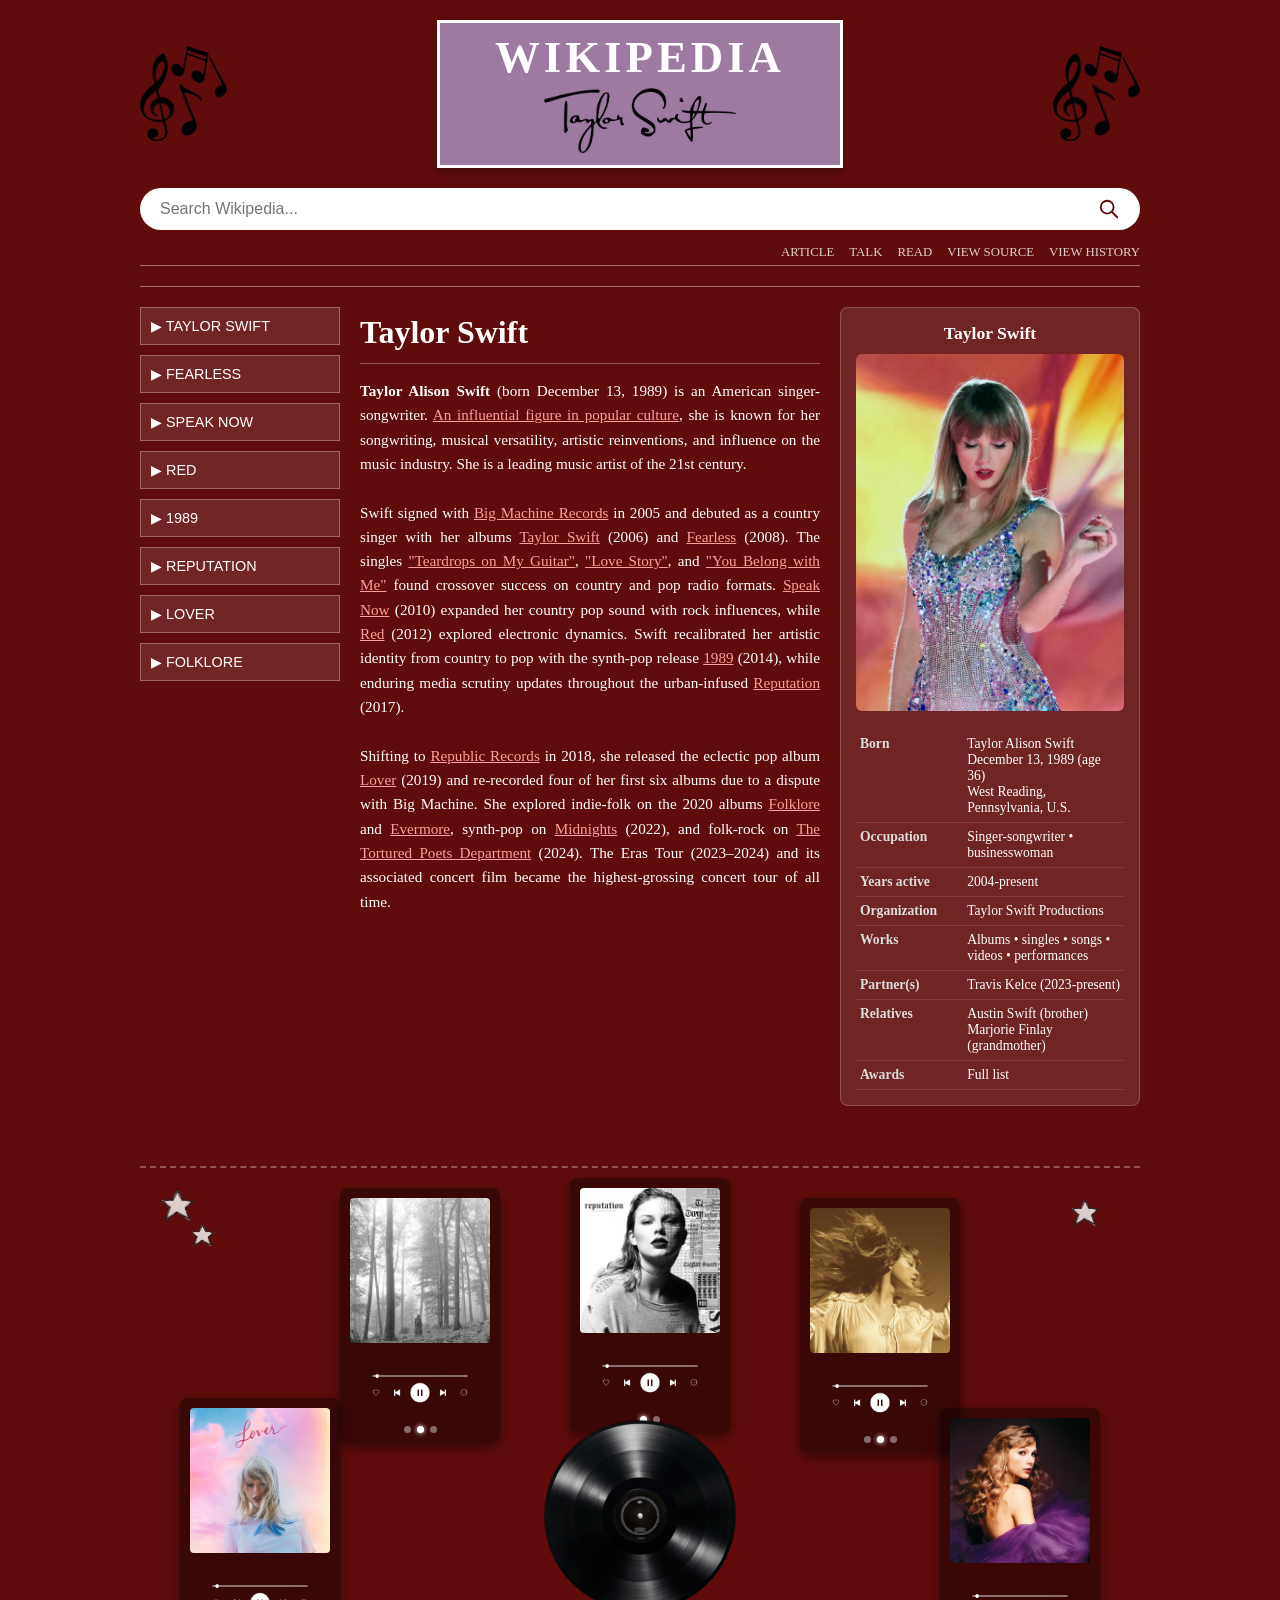
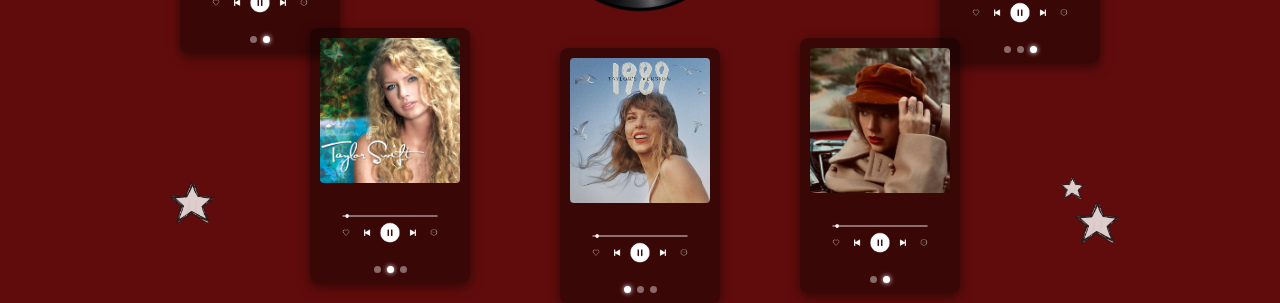
<file: index.html>
<!DOCTYPE html>
<html lang="en">
<head>
    <meta charset="UTF-8">
    <meta name="viewport" content="width=device-width, initial-scale=1.0">
    <title>Taylor Swift - Wikipedia Inspired Design</title>
    <link rel="stylesheet" href="css/style.css">
</head>
<body>

<div class="container">

    <header>
        <div class="header-top">
            <img src="img\musicnote.png" alt="Music Note Left" class="music-notes">
            <div class="wiki-title-box">
                <div class="wiki-text">WIKIPEDIA</div>
                <img src="img\TSSIGNATURE.png" alt="Taylor Swift Signature" class="ts-signature">
            </div>
            <img src="img\musicnote.png" alt="Music Note Right" class="music-notes">
        </div>

        <div class="search-bar-container">
            <input type="text" class="search-bar" placeholder="Search Wikipedia...">
            <svg class="search-icon" fill="none" stroke="#610c0c" viewBox="0 0 24 24" xmlns="http://www.w3.org/2000/svg">
                <path stroke-linecap="round" stroke-linejoin="round" stroke-width="2" d="M21 21l-6-6m2-5a7 7 0 11-14 0 7 7 0 0114 0z"></path>
            </svg>
        </div>

        <div class="nav-tabs">
            <span>Article</span>
            <span>Talk</span>
            <span>Read</span>
            <span>View Source</span>
            <span>View History</span>
        </div>
    </header>

    <main class="main-wrapper">
        
        <aside class="left-sidebar">
            <button class="sidebar-btn">▶ Taylor Swift</button>
            <button class="sidebar-btn">▶ Fearless</button>
            <button class="sidebar-btn">▶ Speak Now</button>
            <button class="sidebar-btn">▶ Red</button>
            <button class="sidebar-btn">▶ 1989</button>
            <button class="sidebar-btn">▶ Reputation</button>
            <button class="sidebar-btn">▶ Lover</button>
            <button class="sidebar-btn">▶ Folklore</button>
        </aside>

        <article class="biography-text">
            <h1 class="bio-title">Taylor Swift</h1>
            <p>
                <strong>Taylor Alison Swift</strong> (born December 13, 1989) is an American singer-songwriter. <a>An influential figure in popular culture</a>, she is known for her songwriting, musical versatility, artistic reinventions, and influence on the music industry. She is a leading music artist of the 21st century.
            </p>
            <br>
            <p>
                Swift signed with <a>Big Machine Records</a> in 2005 and debuted as a country singer with her albums <a>Taylor Swift</a> (2006) and <a>Fearless</a> (2008). The singles <a>"Teardrops on My Guitar"</a>, <a>"Love Story"</a>, and <a>"You Belong with Me"</a> found crossover success on country and pop radio formats. <a>Speak Now</a> (2010) expanded her country pop sound with rock influences, while <a>Red</a> (2012) explored electronic dynamics. Swift recalibrated her artistic identity from country to pop with the synth-pop release <a>1989</a> (2014), while enduring media scrutiny updates throughout the urban-infused <a>Reputation</a> (2017).
            </p>
            <br>
            <p>
                Shifting to <a>Republic Records</a> in 2018, she released the eclectic pop album <a>Lover</a> (2019) and re-recorded four of her first six albums due to a dispute with Big Machine. She explored indie-folk on the 2020 albums <a>Folklore</a> and <a>Evermore</a>, synth-pop on <a>Midnights</a> (2022), and folk-rock on <a>The Tortured Poets Department</a> (2024). The Eras Tour (2023–2024) and its associated concert film became the highest-grossing concert tour of all time.
            </p>
        </article>

        <aside class="infobox">
            <div class="infobox-title">Taylor Swift</div>
            <img src="img\TSHOME.jpg" alt="Taylor Swift Portrait" class="infobox-image">
            
            <table class="infobox-table">
                <tr>
                    <td class="infobox-label">Born</td>
                    <td>Taylor Alison Swift<br>December 13, 1989 (age 36)<br>West Reading, Pennsylvania, U.S.</td>
                </tr>
                <tr>
                    <td class="infobox-label">Occupation</td>
                    <td>Singer-songwriter • businesswoman</td>
                </tr>
                <tr>
                    <td class="infobox-label">Years active</td>
                    <td>2004-present</td>
                </tr>
                <tr>
                    <td class="infobox-label">Organization</td>
                    <td><a>Taylor Swift Productions</a></td>
                </tr>
                <tr>
                    <td class="infobox-label">Works</td>
                    <td><a>Albums</a> • <a>singles</a> • <a>songs</a> • <a>videos</a> • <a>performances</a></td>
                </tr>
                <tr>
                    <td class="infobox-label">Partner(s)</td>
                    <td><a>Travis Kelce</a> (2023-present)</td>
                </tr>
                <tr>
                    <td class="infobox-label">Relatives</td>
                    <td>Austin Swift (brother)<br><a>Marjorie Finlay</a> (grandmother)</td>
                </tr>
                <tr>
                    <td class="infobox-label">Awards</td>
                    <td><a>Full list</a></td>
                </tr>
            </table>
        </aside>
    </main>

    <section class="bottom-section">
        <img src="img\STAR.png" alt="Star Accent" class="star-decoration s-top-left-1">
        <img src="img\STAR.png" alt="Star Accent" class="star-decoration s-top-left-2">
        <img src="img\STAR.png" alt="Star Accent" class="star-decoration s-bottom-left">
        <img src="img\STAR.png" alt="Star Accent" class="star-decoration s-top-right">
        <img src="img\STAR.png" alt="Star Accent" class="star-decoration s-bottom-right-1">
        <img src="img\STAR.png" alt="Star Accent" class="star-decoration s-bottom-right-2">

        <div class="central-vinyl-wrapper">
            <img src="img\DISC.png" alt="Vinyl Record Disc" class="vinyl-disc">
        </div>

        <div class="album-card pos-folklore">
            <a href="folklore.html">
                <img src="img\folklore.png" alt="Folklore Album" class="album-pic">
            </a>
            <img src="img\music2.0.png" alt="Music Player" class="music-player-bar">
            <div class="slider-controls"><span class="dot"></span><span class="dot active"></span><span class="dot"></span></div>
        </div>

        <div class="album-card pos-reputation">
            <a href="reputation.html">
                <img src="img\reputation.png" alt="Reputation Album" class="album-pic">
            </a>
            <img src="img\music2.0.png" alt="Music Player" class="music-player-bar">
            <div class="slider-controls"><span class="dot active"></span><span class="dot"></span></div>
        </div>

        <div class="album-card pos-fearless">
            <a href="fearless.html">
                <img src="img\FEARLESS.png" alt="Fearless Album" class="album-pic">
            </a>
            <img src="img\music2.0.png" alt="Music Player" class="music-player-bar">
            <div class="slider-controls"><span class="dot"></span><span class="dot active"></span><span class="dot"></span></div>
        </div>

        <div class="album-card pos-lover">
            <a href="lover.html">
                <img src="img\lover.png" alt="Lover Album" class="album-pic">
            </a>
            <img src="img\music2.0.png" alt="Music Player" class="music-player-bar">
            <div class="slider-controls"><span class="dot"></span><span class="dot active"></span></div>
        </div>

        <div class="album-card pos-speaknow">
            <a href="speaknow.html">
                <img src="img\SPEAKNOW.jpg" alt="Speak Now Album" class="album-pic">
            </a>
            <img src="img\music2.0.png" alt="Music Player" class="music-player-bar">
            <div class="slider-controls"><span class="dot"></span><span class="dot"></span><span class="dot active"></span></div>
        </div>

        <div class="album-card pos-debut">
            <a href="debut.html">
                <img src="img\DEBUT.jpg" alt="Debut Album" class="album-pic">
            </a>
            <img src="img\music2.0.png" alt="Music Player" class="music-player-bar">
            <div class="slider-controls"><span class="dot"></span><span class="dot active"></span><span class="dot"></span></div>
        </div>

        <div class="album-card pos-1989">
            <a href="1989.html">
                <img src="img\1989.jpg" alt="1989 Album" class="album-pic">
            </a>
            <img src="img\music2.0.png" alt="Music Player" class="music-player-bar">
            <div class="slider-controls"><span class="dot active"></span><span class="dot"></span><span class="dot"></span></div>
        </div>

        <div class="album-card pos-red">
            <a href="red.html">
                <img src="img\RED.jpg" alt="Red Album" class="album-pic">
            </a>
            <img src="img\music2.0.png" alt="Music Player" class="music-player-bar">
            <div class="slider-controls"><span class="dot"></span><span class="dot active"></span></div>
        </div>
    </section>

</div>

<script>
    document.querySelectorAll('.slider-controls').forEach(controlsBox => {
        const dots = controlsBox.querySelectorAll('.dot');
        dots.forEach(dot => {
            dot.addEventListener('click', (e) => {
                e.stopPropagation(); // Prevents clicking dots from activating the link anchor wrapper
                controlsBox.querySelector('.dot.active').classList.remove('active');
                dot.classList.add('active');
            });
        });
    });
</script>
</body>
</html>
</file>
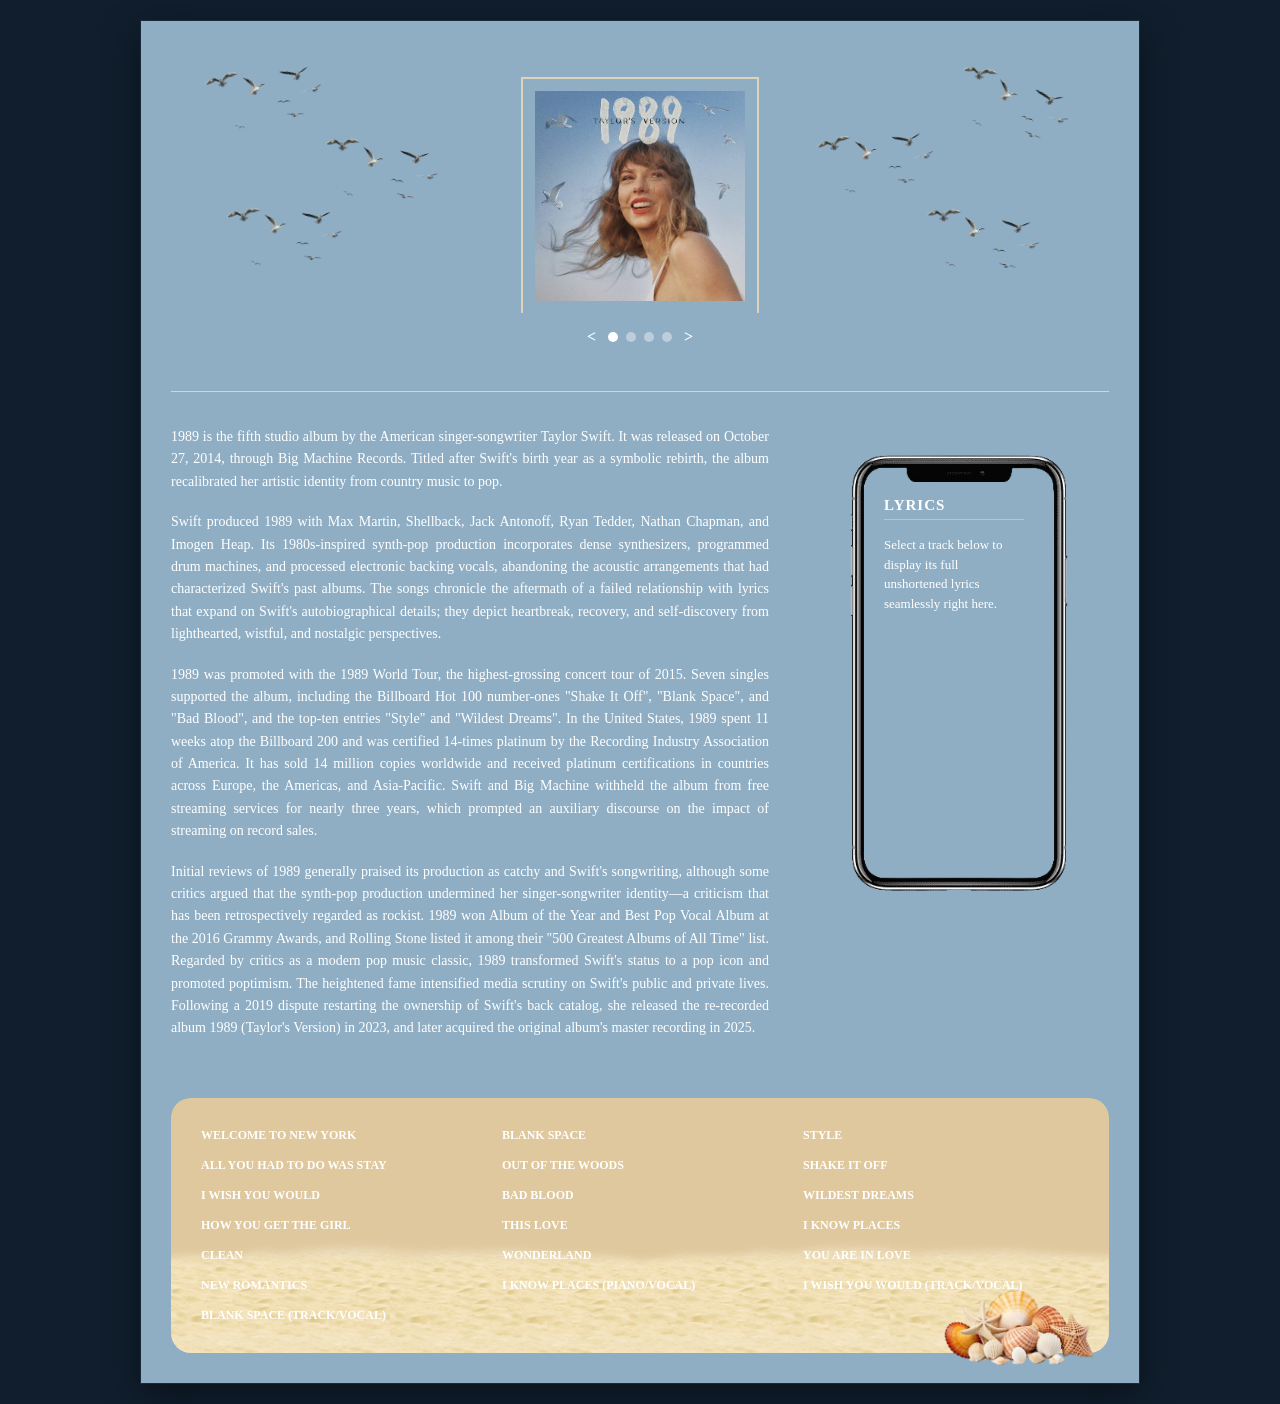
<file: 1989.html>
<!DOCTYPE html>
<html lang="en">
<head>
    <meta charset="UTF-8">
    <meta name="viewport" content="width=device-width, initial-scale=1.0">
    <title>1989 (Taylor's Version)</title>
    <link rel="stylesheet" href="css/style8.css">
</head>
<body>

    <div class="unified-interface-box">
        
        <header class="header-container">
            <div class="bird-scatter scatter-l1"></div>
            <div class="bird-scatter scatter-l2"></div>
            <div class="bird-scatter scatter-l3"></div>
            
            <div class="carousel-box">
                <div class="line-decorator-left"></div>
                <div class="album-border-wrapper">
                    <img src="img/1989.jpg" alt="1989 Album Cover" class="album-cover">
                </div>
                <div class="line-decorator-right"></div>
                
                <div class="carousel-indicators">
                    <a href="folklore.html" class="arrow">&lt;</a>
                    <span class="dot active"></span>
                    <a href="folklore.html" class="dot"></a>
                    <a href="folklore.html" class="dot"></a>
                    <a href="folklore.html" class="dot"></a>
                    <a href="folklore.html" class="arrow">&gt;</a>
                </div>
            </div>

            <div class="bird-scatter scatter-r1"></div>
            <div class="bird-scatter scatter-r2"></div>
            <div class="bird-scatter scatter-r3"></div>
        </header>

        <hr class="section-divider">

        <section class="main-content">
            
            <article class="description-column">
                <p>1989 is the fifth studio album by the American singer-songwriter Taylor Swift. It was released on October 27, 2014, through Big Machine Records. Titled after Swift's birth year as a symbolic rebirth, the album recalibrated her artistic identity from country music to pop.</p>
                
                <p>Swift produced 1989 with Max Martin, Shellback, Jack Antonoff, Ryan Tedder, Nathan Chapman, and Imogen Heap. Its 1980s-inspired synth-pop production incorporates dense synthesizers, programmed drum machines, and processed electronic backing vocals, abandoning the acoustic arrangements that had characterized Swift's past albums. The songs chronicle the aftermath of a failed relationship with lyrics that expand on Swift's autobiographical details; they depict heartbreak, recovery, and self-discovery from lighthearted, wistful, and nostalgic perspectives.</p>
                
                <p>1989 was promoted with the 1989 World Tour, the highest-grossing concert tour of 2015. Seven singles supported the album, including the Billboard Hot 100 number-ones "Shake It Off", "Blank Space", and "Bad Blood", and the top-ten entries "Style" and "Wildest Dreams". In the United States, 1989 spent 11 weeks atop the Billboard 200 and was certified 14-times platinum by the Recording Industry Association of America. It has sold 14 million copies worldwide and received platinum certifications in countries across Europe, the Americas, and Asia-Pacific. Swift and Big Machine withheld the album from free streaming services for nearly three years, which prompted an auxiliary discourse on the impact of streaming on record sales.</p>
                
                <p>Initial reviews of 1989 generally praised its production as catchy and Swift's songwriting, although some critics argued that the synth-pop production undermined her singer-songwriter identity—a criticism that has been retrospectively regarded as rockist. 1989 won Album of the Year and Best Pop Vocal Album at the 2016 Grammy Awards, and Rolling Stone listed it among their "500 Greatest Albums of All Time" list. Regarded by critics as a modern pop music classic, 1989 transformed Swift's status to a pop icon and promoted poptimism. The heightened fame intensified media scrutiny on Swift's public and private lives. Following a 2019 dispute restarting the ownership of Swift's back catalog, she released the re-recorded album 1989 (Taylor's Version) in 2023, and later acquired the original album's master recording in 2025.</p>
            </article>

            <aside class="phone-column">
                <div class="phone-wrapper">
                    <div id="lyrics-window" class="phone-screen">
                        <h3 class="lyrics-header">LYRICS</h3>
                        <div id="lyrics-content">
                            <p>Select a track below to display its full unshortened lyrics seamlessly right here.</p>
                        </div>
                    </div>
                </div>
            </aside>
        </section>

        <footer class="tracks-footer">
            <div class="tracks-grid">
                <div class="track-link" data-track="welcome-to-new-york">WELCOME TO NEW YORK</div>
                <div class="track-link" data-track="blank-space">BLANK SPACE</div>
                <div class="track-link" data-track="style">STYLE</div>
                <div class="track-link" data-track="all-you-had-to-do-was-stay">ALL YOU HAD TO DO WAS STAY</div>
                <div class="track-link" data-track="out-of-the-woods">OUT OF THE WOODS</div>
                <div class="track-link" data-track="shake-it-off">SHAKE IT OFF</div>
                <div class="track-link" data-track="i-wish-you-would">I WISH YOU WOULD</div>
                <div class="track-link" data-track="bad-blood">BAD BLOOD</div>
                <div class="track-link" data-track="wildest-dreams">WILDEST DREAMS</div>
                <div class="track-link" data-track="how-you-get-the-girl">HOW YOU GET THE GIRL</div>
                <div class="track-link" data-track="this-love">THIS LOVE</div>
                <div class="track-link" data-track="i-know-places">I KNOW PLACES</div>
                <div class="track-link" data-track="clean">CLEAN</div>
                <div class="track-link" data-track="wonderland">WONDERLAND</div>
                <div class="track-link" data-track="you-are-in-love">YOU ARE IN LOVE</div>
                <div class="track-link" data-track="new-romantics">NEW ROMANTICS</div>
                <div class="track-link" data-track="i-know-places-voice">I KNOW PLACES (PIANO/VOCAL)</div>
                <div class="track-link" data-track="i-wish-you-would-voice">I WISH YOU WOULD (TRACK/VOCAL)</div>
                <div class="track-link" data-track="blank-space-voice">BLANK SPACE (TRACK/VOCAL)</div>
            </div>
            <div class="seashell-decorator"></div>
        </footer>
    </div>

    <script src="js/script1989.js"></script>
</body>
</html>
</file>
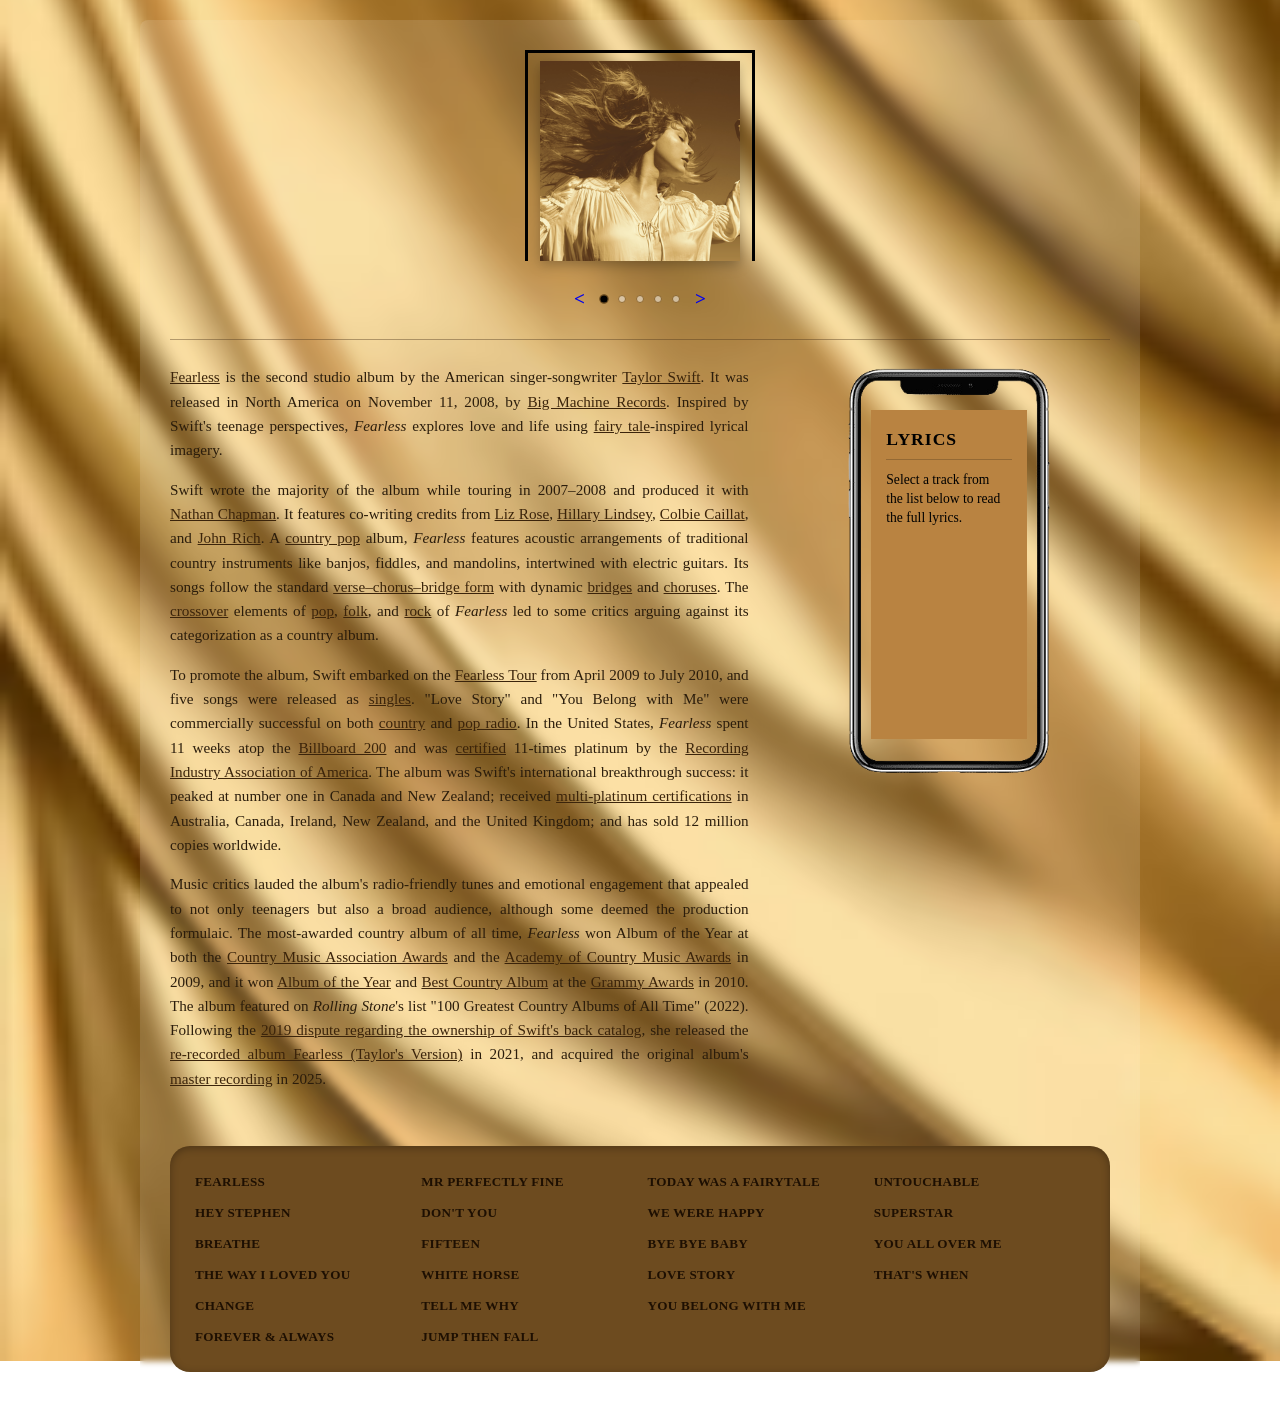
<file: fearless.html>
<!DOCTYPE html>
<html lang="en">
<head>
    <meta charset="UTF-8">
    <meta name="viewport" content="width=device-width, initial-scale=1.0">
    <title>Fearless Album Showcase</title>
    <link rel="stylesheet" href="css/style5.css">
</head>
<body>

    <div class="wrapper">
      <header class="album-header">
    <div class="carousel-container">
        <div class="image-frame">
            <img id="album-display" src="img/FEARLESS.png" alt="Fearless Album Cover" class="album-cover">
        </div>
     <div class="carousel-controls">
            <a href="speaknow.html"><span class="arrow" id="prev-btn">&lt;</span></a>
            
            <a href="speaknow.html"><span class="dot active"></span></a>
            <a href="speaknow.html"><span class="dot"></span></a>
            <a href="speaknow.html"><span class="dot"></span></a>
            <a href="speaknow.html"><span class="dot"></span></a>
            <a href="speaknow.html"><span class="dot"></span></a>
            
            <a href="speaknow.html"><span class="arrow" id="next-btn">&gt;</span></a>
        </div>
    </div>
</header>

        <hr class="divider">

        <main class="main-content">
            <section class="article-section">
                <p>
                    <a href="#">Fearless</a> is the second studio album by the American singer-songwriter <a href="#">Taylor Swift</a>. It was released in North America on November 11, 2008, by <a href="#">Big Machine Records</a>. Inspired by Swift's teenage perspectives, <em>Fearless</em> explores love and life using <a href="#">fairy tale</a>-inspired lyrical imagery.
                </p>
                <p>
                    Swift wrote the majority of the album while touring in 2007–2008 and produced it with <a href="#">Nathan Chapman</a>. It features co-writing credits from <a href="#">Liz Rose</a>, <a href="#">Hillary Lindsey</a>, <a href="#">Colbie Caillat</a>, and <a href="#">John Rich</a>. A <a href="#">country pop</a> album, <em>Fearless</em> features acoustic arrangements of traditional country instruments like banjos, fiddles, and mandolins, intertwined with electric guitars. Its songs follow the standard <a href="#">verse–chorus–bridge form</a> with dynamic <a href="#">bridges</a> and <a href="#">choruses</a>. The <a href="#">crossover</a> elements of <a href="#">pop</a>, <a href="#">folk</a>, and <a href="#">rock</a> of <em>Fearless</em> led to some critics arguing against its categorization as a country album.
                </p>
                <p>
                    To promote the album, Swift embarked on the <a href="#">Fearless Tour</a> from April 2009 to July 2010, and five songs were released as <a href="#">singles</a>. "Love Story" and "You Belong with Me" were commercially successful on both <a href="#">country</a> and <a href="#">pop radio</a>. In the United States, <em>Fearless</em> spent 11 weeks atop the <a href="#">Billboard 200</a> and was <a href="#">certified</a> 11-times platinum by the <a href="#">Recording Industry Association of America</a>. The album was Swift's international breakthrough success: it peaked at number one in Canada and New Zealand; received <a href="#">multi-platinum certifications</a> in Australia, Canada, Ireland, New Zealand, and the United Kingdom; and has sold 12 million copies worldwide.
                </p>
                <p>
                    Music critics lauded the album's radio-friendly tunes and emotional engagement that appealed to not only teenagers but also a broad audience, although some deemed the production formulaic. The most-awarded country album of all time, <em>Fearless</em> won Album of the Year at both the <a href="#">Country Music Association Awards</a> and the <a href="#">Academy of Country Music Awards</a> in 2009, and it won <a href="#">Album of the Year</a> and <a href="#">Best Country Album</a> at the <a href="#">Grammy Awards</a> in 2010. The album featured on <em>Rolling Stone</em>'s list "100 Greatest Country Albums of All Time" (2022). Following the <a href="#">2019 dispute regarding the ownership of Swift's back catalog</a>, she released the <a href="#">re-recorded album Fearless (Taylor's Version)</a> in 2021, and acquired the original album's <a href="#">master recording</a> in 2025.
                </p>
            </section>

         <section class="phone-section" id="mobile-view">
                <div class="smartphone-container">
                    <img src="img/mobile.png" alt="Phone Frame" class="phone-frame-img">
                    <div class="screen-content">
                        <h3 id="lyrics-title">LYRICS</h3>
                        <div class="lyrics-text-window" id="lyrics-window">
                            <p>Select a track from the list below to read the full lyrics.</p>
                        </div>
                    </div>
                </div>
            </section>
        </main>

        <footer class="tracklist-footer">
            <div class="tracklist-grid">
                <div class="track-col">
                    <a href="#" class="track-link accent" data-track="fearless">FEARLESS</a>
                    <a href="#" class="track-link" data-track="hey-stephen">HEY STEPHEN</a>
                    <a href="#" class="track-link" data-track="breathe">BREATHE</a>
                    <a href="#" class="track-link" data-track="the-way-i-loved-you">THE WAY I LOVED YOU</a>
                    <a href="#" class="track-link" data-track="change">CHANGE</a>
                    <a href="#" class="track-link" data-track="forever-always">FOREVER & ALWAYS</a>
                </div>
                <div class="track-col">
                    <a href="#" class="track-link" data-track="mr-perfectly-fine">MR PERFECTLY FINE</a>
                    <a href="#" class="track-link" data-track="dont-you">DON'T YOU</a>
                    <a href="#" class="track-link" data-track="fifteen">FIFTEEN</a>
                    <a href="#" class="track-link" data-track="white-horse">WHITE HORSE</a>
                    <a href="#" class="track-link" data-track="tell-me-why">TELL ME WHY</a>
                    <a href="#" class="track-link" data-track="jump-then-fall">JUMP THEN FALL</a>
                </div>
                <div class="track-col">
                    <a href="#" class="track-link" data-track="today-was-a-fairytale">TODAY WAS A FAIRYTALE</a>
                    <a href="#" class="track-link" data-track="we-were-happy">WE WERE HAPPY</a>
                    <a href="#" class="track-link" data-track="bye-bye-baby">BYE BYE BABY</a>
                    <a href="#" class="track-link" data-track="love-story">LOVE STORY</a>
                    <a href="#" class="track-link" data-track="you-belong-with-me">YOU BELONG WITH ME</a>
                </div>
                <div class="track-col">
                    <a href="#" class="track-link" data-track="untouchable">UNTOUCHABLE</a>
                    <a href="#" class="track-link" data-track="superstar">SUPERSTAR</a>
                    <a href="#" class="track-link" data-track="you-all-over-me">YOU ALL OVER ME</a>
                    <a href="#" class="track-link" data-track="thats-when">THAT'S WHEN</a>
                </div>
            </div>
        </footer>
    </div>

    <script src="js/scriptfearless.js"></script>
</body>
</html>
</file>
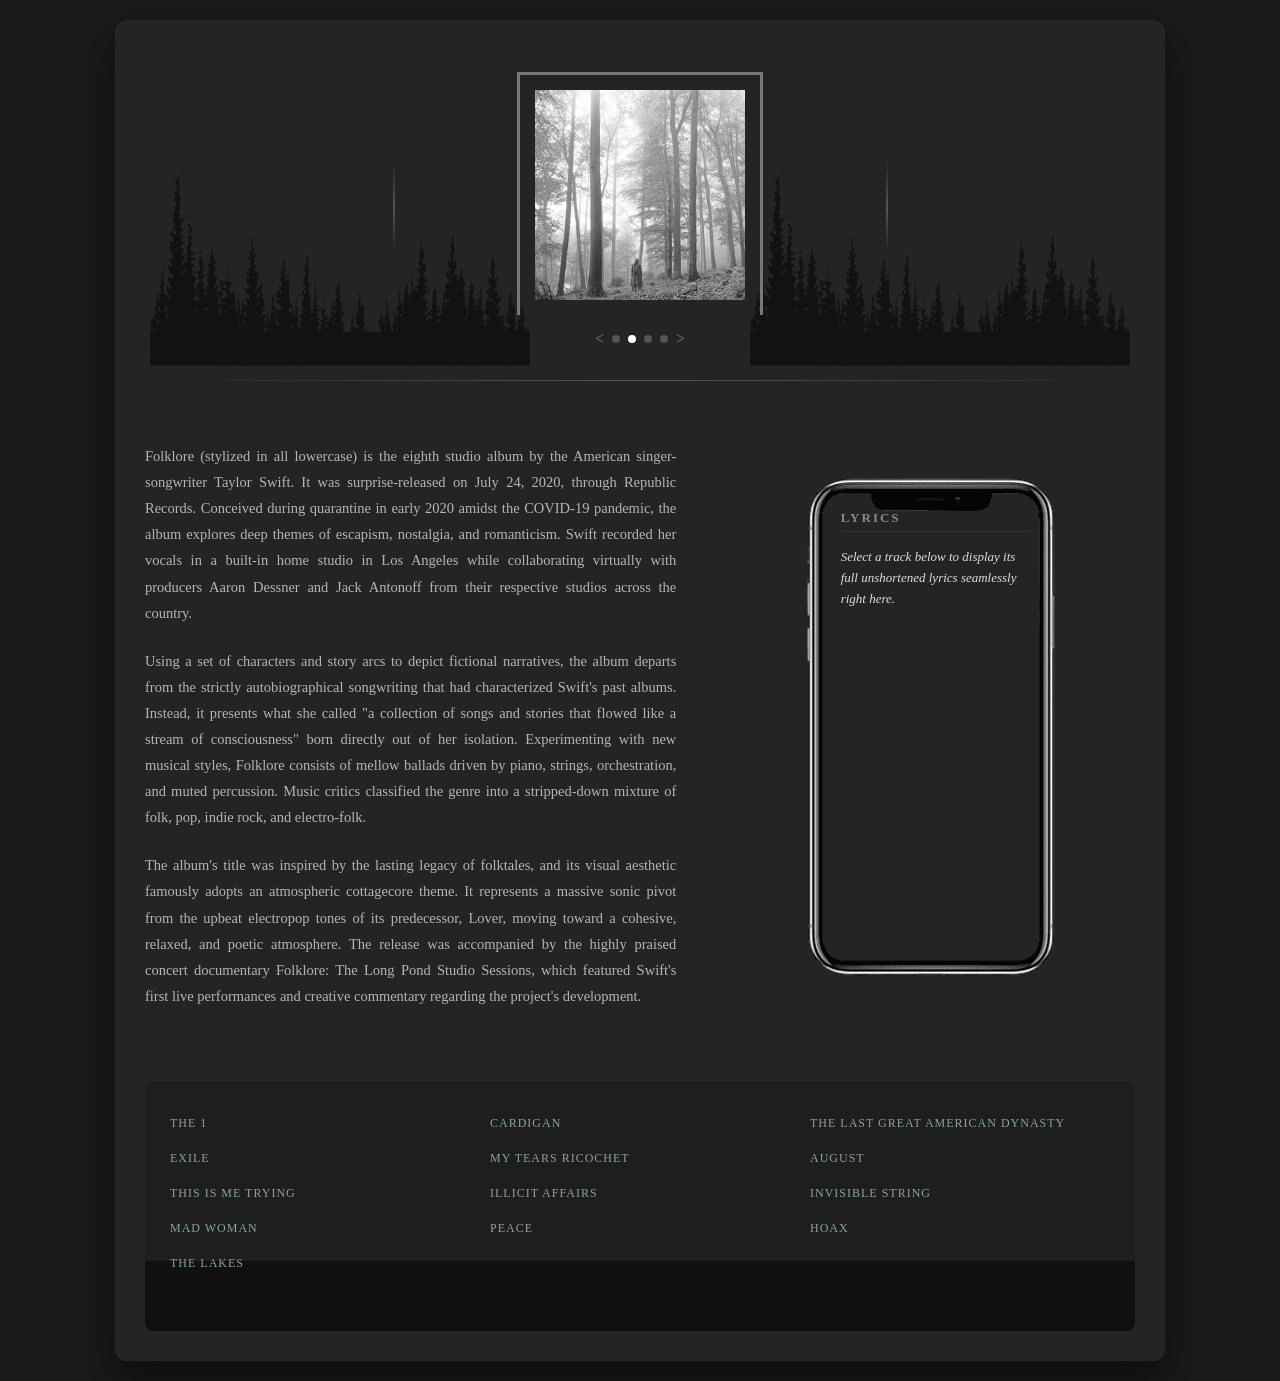
<file: folklore.html>
<!DOCTYPE html>
<html lang="en">
<head>
    <meta charset="UTF-8">
    <meta name="viewport" content="width=device-width, initial-scale=1.0">
    <title>Folklore (Taylor's Version)</title>
    <link rel="stylesheet" href="css/style9.css">
</head>
<body>

    <div class="unified-interface-box">
        
       <header class="header-container">
            <div class="carousel-box">
                <div class="line-decorator-left"></div>
                <div class="album-border-wrapper">
                    <img src="img/folklore.png" alt="Folklore Album Cover" class="album-cover">
                </div>
                <div class="line-decorator-right"></div>
                
                <div class="carousel-indicators">
                    <a href="reputation.html" class="arrow">&lt;</a>
                    <a href="reputation.html" class="dot"></a>
                    <span class="dot active"></span>
                    <a href="reputation.html" class="dot"></a>
                    <a href="reputation.html" class="dot"></a>
                    <a href="index.html" class="arrow">&gt;</a>
                </div>
            </div>
        </header>

        <div class="border-tree-zone">
            <div class="forest-trees left-trees"></div>
            <hr class="section-divider">
            <div class="forest-trees right-trees"></div>
        </div>

      <main class="main-content">
    <article class="description-column">
        <p>Folklore (stylized in all lowercase) is the eighth studio album by the American singer-songwriter Taylor Swift. It was surprise-released on July 24, 2020, through Republic Records. Conceived during quarantine in early 2020 amidst the COVID-19 pandemic, the album explores deep themes of escapism, nostalgia, and romanticism. Swift recorded her vocals in a built-in home studio in Los Angeles while collaborating virtually with producers Aaron Dessner and Jack Antonoff from their respective studios across the country.</p>
        
        <p>Using a set of characters and story arcs to depict fictional narratives, the album departs from the strictly autobiographical songwriting that had characterized Swift's past albums. Instead, it presents what she called "a collection of songs and stories that flowed like a stream of consciousness" born directly out of her isolation. Experimenting with new musical styles, Folklore consists of mellow ballads driven by piano, strings, orchestration, and muted percussion. Music critics classified the genre into a stripped-down mixture of folk, pop, indie rock, and electro-folk.</p>
        
        <p>The album's title was inspired by the lasting legacy of folktales, and its visual aesthetic famously adopts an atmospheric cottagecore theme. It represents a massive sonic pivot from the upbeat electropop tones of its predecessor, Lover, moving toward a cohesive, relaxed, and poetic atmosphere. The release was accompanied by the highly praised concert documentary Folklore: The Long Pond Studio Sessions, which featured Swift's first live performances and creative commentary regarding the project's development.</p>


    </article>

            <aside class="phone-column">
                <div class="phone-wrapper">
                    <img src="img/mobile.png" alt="Phone Interface Mockup" class="phone-hardware">
                    <div id="lyrics-window" class="phone-screen">
                        <h3 class="lyrics-header">LYRICS</h3>
                        <div id="lyrics-content">
                            <p>Select a track below to display its full unshortened lyrics seamlessly right here.</p>
                        </div>
                    </div>
                </div>
            </aside>
        </main>

        <footer class="tracks-footer">
            <div class="tracks-grid">
                <div class="track-link" data-track="the-1">THE 1</div>
                <div class="track-link" data-track="cardigan">CARDIGAN</div>
                <div class="track-link" data-track="the-last-great-american-dynasty">THE LAST GREAT AMERICAN DYNASTY</div>
                <div class="track-link" data-track="exile">EXILE</div>
                <div class="track-link" data-track="my-tears-ricochet">MY TEARS RICOCHET</div>
                
                <div class="track-link" data-track="august">AUGUST</div>
                <div class="track-link" data-track="this-is-me-trying">THIS IS ME TRYING</div>
                <div class="track-link" data-track="illicit-affairs">ILLICIT AFFAIRS</div>
                <div class="track-link" data-track="invisible-string">INVISIBLE STRING</div>
                <div class="track-link" data-track="mad-woman">MAD WOMAN</div>
                
                <div class="track-link" data-track="peace">PEACE</div>
                <div class="track-link" data-track="hoax">HOAX</div>
                <div class="track-link" data-track="the-lakes">THE LAKES</div>
            </div>
            <div class="fog-decorator"></div>
        </footer>
    </div>

    <script src="js/scriptfolklore.js"></script>
</body>
</html>
</file>
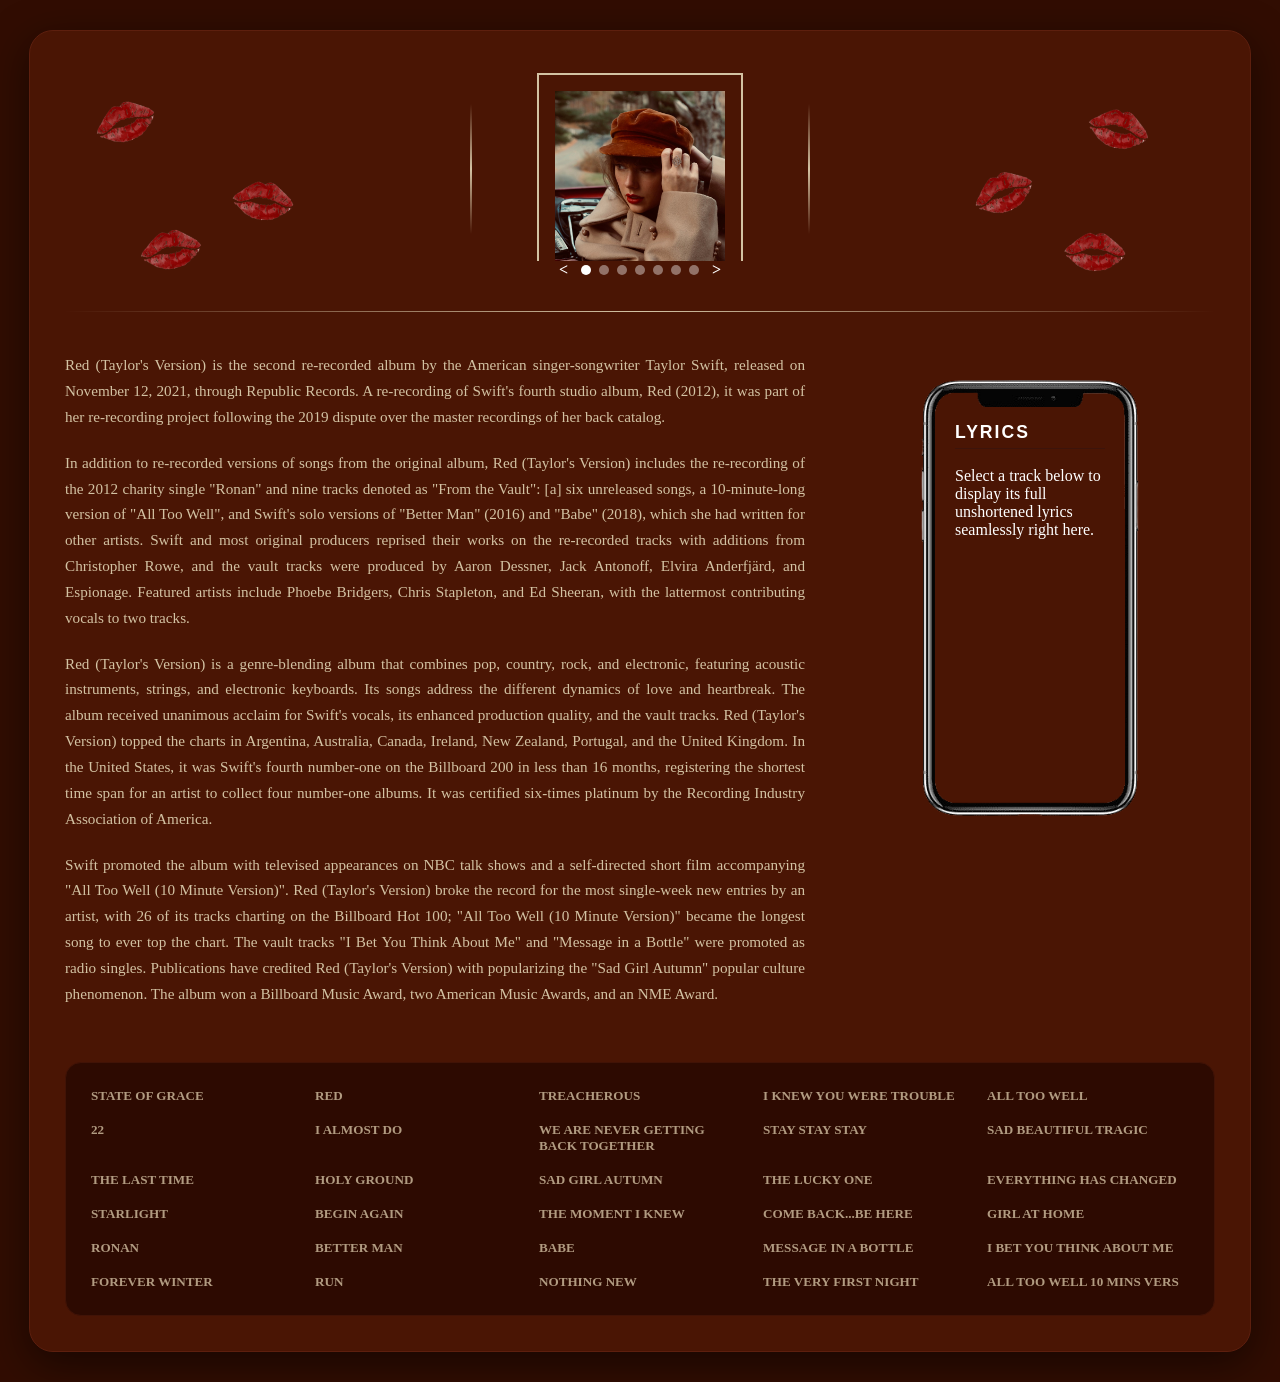
<file: red.html>
<!DOCTYPE html>
<html lang="en">
<head>
    <meta charset="UTF-8">
    <meta name="viewport" content="width=device-width, initial-scale=1.0">
    <title>Red (Taylor's Version)</title>
    <link rel="stylesheet" href="css/style7.css">
</head>
<body>

    <div class="unified-interface-box">
        
        <header class="header-container">
            <div class="kiss-scatter scatter-l1"></div>
            <div class="kiss-scatter scatter-l2"></div>
            <div class="kiss-scatter scatter-l3"></div>
            
            <div class="carousel-box">
                <div class="line-decorator-left"></div>
                <div class="album-border-wrapper">
                  <img src="img\RED.jpg" alt="Red Album Cover" class="album-cover">

                </div>
                <div class="line-decorator-right"></div>

              <div class="carousel-indicators">
    <a href="1989.html" class="arrow">&lt;</a>
    <span class="dot active"></span>
    <a href="1989.html" class="dot"></a>
    <a href="1989.html" class="dot"></a>
    <a href="1989.html" class="dot"></a>
    <a href="1989.html" class="dot"></a>
    <a href="1989.html" class="dot"></a>
    <a href="1989.html" class="dot"></a>
    <a href="1989.html" class="arrow">&gt;</a>
</div>
            </div>

            <div class="kiss-scatter scatter-r1"></div>
            <div class="kiss-scatter scatter-r2"></div>
            <div class="kiss-scatter scatter-r3"></div>
        </header>

        <hr class="section-divider">

        <section class="main-content">
            
            <article class="description-column">
                <p>Red (Taylor's Version) is the second re-recorded album by the American singer-songwriter Taylor Swift, released on November 12, 2021, through Republic Records. A re-recording of Swift's fourth studio album, Red (2012), it was part of her re-recording project following the 2019 dispute over the master recordings of her back catalog.</p>
                
                <p>In addition to re-recorded versions of songs from the original album, Red (Taylor's Version) includes the re-recording of the 2012 charity single "Ronan" and nine tracks denoted as "From the Vault": [a] six unreleased songs, a 10-minute-long version of "All Too Well", and Swift's solo versions of "Better Man" (2016) and "Babe" (2018), which she had written for other artists. Swift and most original producers reprised their works on the re-recorded tracks with additions from Christopher Rowe, and the vault tracks were produced by Aaron Dessner, Jack Antonoff, Elvira Anderfjärd, and Espionage. Featured artists include Phoebe Bridgers, Chris Stapleton, and Ed Sheeran, with the lattermost contributing vocals to two tracks.</p>
                
                <p>Red (Taylor's Version) is a genre-blending album that combines pop, country, rock, and electronic, featuring acoustic instruments, strings, and electronic keyboards. Its songs address the different dynamics of love and heartbreak. The album received unanimous acclaim for Swift's vocals, its enhanced production quality, and the vault tracks. Red (Taylor's Version) topped the charts in Argentina, Australia, Canada, Ireland, New Zealand, Portugal, and the United Kingdom. In the United States, it was Swift's fourth number-one on the Billboard 200 in less than 16 months, registering the shortest time span for an artist to collect four number-one albums. It was certified six-times platinum by the Recording Industry Association of America.</p>
                
                <p>Swift promoted the album with televised appearances on NBC talk shows and a self-directed short film accompanying "All Too Well (10 Minute Version)". Red (Taylor's Version) broke the record for the most single-week new entries by an artist, with 26 of its tracks charting on the Billboard Hot 100; "All Too Well (10 Minute Version)" became the longest song to ever top the chart. The vault tracks "I Bet You Think About Me" and "Message in a Bottle" were promoted as radio singles. Publications have credited Red (Taylor's Version) with popularizing the "Sad Girl Autumn" popular culture phenomenon. The album won a Billboard Music Award, two American Music Awards, and an NME Award.</p>
            </article>

            <aside class="phone-column">
                <div class="phone-wrapper" style="background-image: url('\\img\\mobile.png');">
                    <div id="lyrics-window" class="phone-screen">
                        <h3 class="lyrics-header">LYRICS</h3>
                        <div id="lyrics-content">
                            <p>Select a track below to display its full unshortened lyrics seamlessly right here.</p>
                        </div>
                    </div>
                </div>
            </aside>
        </section>

        <footer class="tracks-footer">
            <div class="tracks-grid">
                <div class="track-link" data-track="state-of-grace">STATE OF GRACE</div>
                <div class="track-link" data-track="red">RED</div>
                <div class="track-link" data-track="treacherous">TREACHEROUS</div>
                <div class="track-link" data-track="i-knew-you-were-trouble">I KNEW YOU WERE TROUBLE</div>
                <div class="track-link" data-track="all-too-well">ALL TOO WELL</div>
                <div class="track-link" data-track="22">22</div>
                <div class="track-link" data-track="i-almost-do">I ALMOST DO</div>
                <div class="track-link" data-track="we-are-never-getting-back-together">WE ARE NEVER GETTING BACK TOGETHER</div>
                <div class="track-link" data-track="stay-stay-stay">STAY STAY STAY</div>
                <div class="track-link" data-track="sad-beautiful-tragic">SAD BEAUTIFUL TRAGIC</div>
                <div class="track-link" data-track="the-last-time">THE LAST TIME</div>
                <div class="track-link" data-track="holy-ground">HOLY GROUND</div>
                <div class="track-link" data-track="sad-girl-autumn">SAD GIRL AUTUMN</div>
                <div class="track-link" data-track="the-lucky-one">THE LUCKY ONE</div>
                <div class="track-link" data-track="everything-has-changed">EVERYTHING HAS CHANGED</div>
                <div class="track-link" data-track="starlight">STARLIGHT</div>
                <div class="track-link" data-track="begin-again">BEGIN AGAIN</div>
                <div class="track-link" data-track="the-moment-i-knew">THE MOMENT I KNEW</div>
                <div class="track-link" data-track="come-back-be-here">COME BACK...BE HERE</div>
                <div class="track-link" data-track="girl-at-home">GIRL AT HOME</div>
                <div class="track-link" data-track="ronan">RONAN</div>
                <div class="track-link" data-track="better-man">BETTER MAN</div>
                <div class="track-link" data-track="babe">BABE</div>
                <div class="track-link" data-track="message-in-a-bottle">MESSAGE IN A BOTTLE</div>
                <div class="track-link" data-track="i-bet-you-think-about-me">I BET YOU THINK ABOUT ME</div>
                <div class="track-link" data-track="forever-winter">FOREVER WINTER</div>
                <div class="track-link" data-track="run">RUN</div>
                <div class="track-link" data-track="nothing-new">NOTHING NEW</div>
                <div class="track-link" data-track="the-very-first-night">THE VERY FIRST NIGHT</div>
                <div class="track-link" data-track="all-too-well-10">ALL TOO WELL 10 MINS VERS</div>
            </div>
        </footer>
    </div>

    <script src="js/scriptred.js"></script>
</body>
</html>
</file>
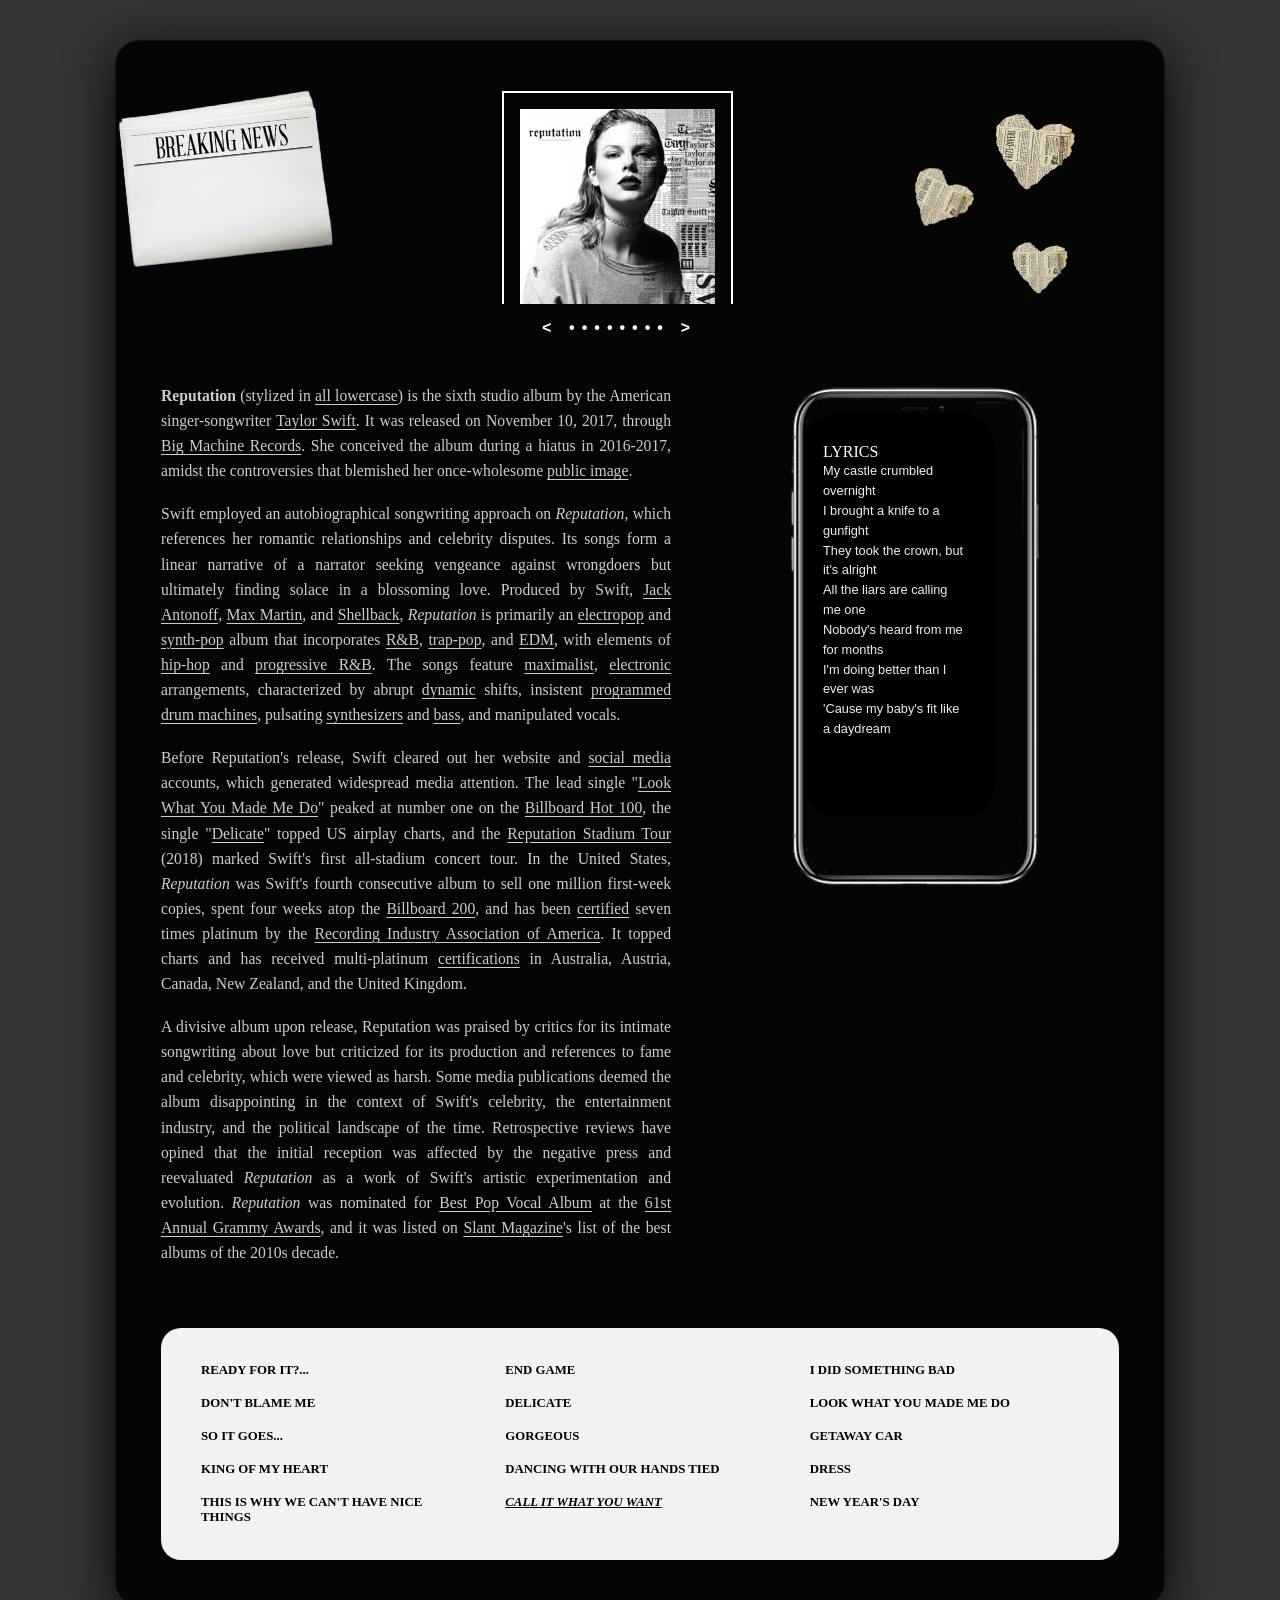
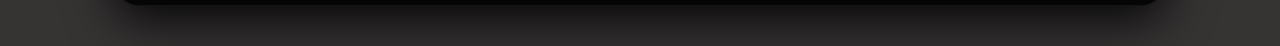
<file: reputation.html>
<!DOCTYPE html>
<html lang="en">
<head>
    <meta charset="UTF-8">
    <meta name="viewport" content="width=device-width, initial-scale=1.0">
    <title>Taylor Swift - Reputation</title>
    <link rel="stylesheet" href="css/style2.css">
</head>
<body>

    <div class="container">
        
        <div class="main-card-box">
            
            <header class="header">
                <div class="side-decor left-decor">
                    <img src="img/break2.png" alt="Torn Paper" class="torn-paper">
                </div>

                <div class="album-section">
                    <div class="album-frame">
                        <img src="img/reputation.png" alt="Reputation" class="album-picture">
                    </div>
                    <a href="debut.html" class="carousel-nav-link">
                        <span class="carousel-indicators">&lt; •••••••• &gt;</span>
                    </a>
                </div>

                <div class="side-decor right-decor">
                    <div class="hearts-collage">
                        <img src="img/love.png" alt="Love Paper Layout" class="love-paper heart-1">
                        <img src="img/love.png" alt="Love Paper Layout" class="love-paper heart-2">
                        <img src="img/love.png" alt="Love Paper Layout" class="love-paper heart-3">
                    </div>
                </div>
            </header>

            <main class="content-wrapper">
                <section class="biography">
                    <p><strong>Reputation</strong> (stylized in <span class="u">all lowercase</span>) is the sixth studio album by the American singer-songwriter <span class="u">Taylor Swift</span>. It was released on November 10, 2017, through <span class="u">Big Machine Records</span>. She conceived the album during a hiatus in 2016-2017, amidst the controversies that blemished her once-wholesome <span class="u">public image</span>.</p>
                    
                    <p>Swift employed an autobiographical songwriting approach on <em>Reputation</em>, which references her romantic relationships and celebrity disputes. Its songs form a linear narrative of a narrator seeking vengeance against wrongdoers but ultimately finding solace in a blossoming love. Produced by Swift, <span class="u">Jack Antonoff</span>, <span class="u">Max Martin</span>, and <span class="u">Shellback</span>, <em>Reputation</em> is primarily an <span class="u">electropop</span> and <span class="u">synth-pop</span> album that incorporates <span class="u">R&B</span>, <span class="u">trap-pop</span>, and <span class="u">EDM</span>, with elements of <span class="u">hip-hop</span> and <span class="u">progressive R&B</span>. The songs feature <span class="u">maximalist</span>, <span class="u">electronic</span> arrangements, characterized by abrupt <span class="u">dynamic</span> shifts, insistent <span class="u">programmed drum machines</span>, pulsating <span class="u">synthesizers</span> and <span class="u">bass</span>, and manipulated vocals.</p>

                    <p>Before Reputation's release, Swift cleared out her website and <span class="u">social media</span> accounts, which generated widespread media attention. The lead single "<span class="u">Look What You Made Me Do</span>" peaked at number one on the <span class="u">Billboard Hot 100</span>, the single "<span class="u">Delicate</span>" topped US airplay charts, and the <span class="u">Reputation Stadium Tour</span> (2018) marked Swift's first all-stadium concert tour. In the United States, <em>Reputation</em> was Swift's fourth consecutive album to sell one million first-week copies, spent four weeks atop the <span class="u">Billboard 200</span>, and has been <span class="u">certified</span> seven times platinum by the <span class="u">Recording Industry Association of America</span>. It topped charts and has received multi-platinum <span class="u">certifications</span> in Australia, Austria, Canada, New Zealand, and the United Kingdom.</p>

                    <p>A divisive album upon release, Reputation was praised by critics for its intimate songwriting about love but criticized for its production and references to fame and celebrity, which were viewed as harsh. Some media publications deemed the album disappointing in the context of Swift's celebrity, the entertainment industry, and the political landscape of the time. Retrospective reviews have opined that the initial reception was affected by the negative press and reevaluated <em>Reputation</em> as a work of Swift's artistic experimentation and evolution. <em>Reputation</em> was nominated for <span class="u">Best Pop Vocal Album</span> at the <span class="u">61st Annual Grammy Awards</span>, and it was listed on <span class="u">Slant Magazine</span>'s list of the best albums of the 2010s decade.</p>
                </section>

                <section class="phone-section">
                    <div class="phone-container">
                        <img src="img/mobile.png" alt="Phone Display Shell" class="phone-image">
                        <div class="lyrics-screen">
                            <span class="lyrics-label">LYRICS</span>
                            <div id="lyrics-content">My castle crumbled overnight
I brought a knife to a gunfight
They took the crown, but it's alright
All the liars are calling me one
Nobody's heard from me for months
I'm doing better than I ever was
'Cause my baby's fit like a daydream</div>
                        </div>
                    </div>
                </section>
            </main>

            <footer class="tracklist-box">
                <div class="tracklist-grid">
                    <div class="song" data-song="readyforit">READY FOR IT?...</div>
                    <div class="song" data-song="endgame">END GAME</div>
                    <div class="song" data-song="ididsomethingbad">I DID SOMETHING BAD</div>
                    <div class="song" data-song="dontblameme">DON'T BLAME ME</div>
                    <div class="song" data-song="delicate">DELICATE</div>
                    <div class="song" data-song="lwymmd">LOOK WHAT YOU MADE ME DO</div>
                    <div class="song" data-song="soitgoes">SO IT GOES...</div>
                    <div class="song" data-song="gorgeous">GORGEOUS</div>
                    <div class="song" data-song="getawaycar">GETAWAY CAR</div>
                    <div class="song" data-song="kingofmyheart">KING OF MY HEART</div>
                    <div class="song" data-song="dwhnt">DANCING WITH OUR HANDS TIED</div>
                    <div class="song" data-song="dress">DRESS</div>
                    <div class="song" data-song="tiwwchnt">THIS IS WHY WE CAN'T HAVE NICE THINGS</div>
                    <div class="song active" data-song="ciwyw">CALL IT WHAT YOU WANT</div>
                    <div class="song" data-song="newyearsday">NEW YEAR'S DAY</div>
                </div>
            </footer>

        </div>
    </div>

    <script src="js/script.js"></script>
</body>
</html>
</file>
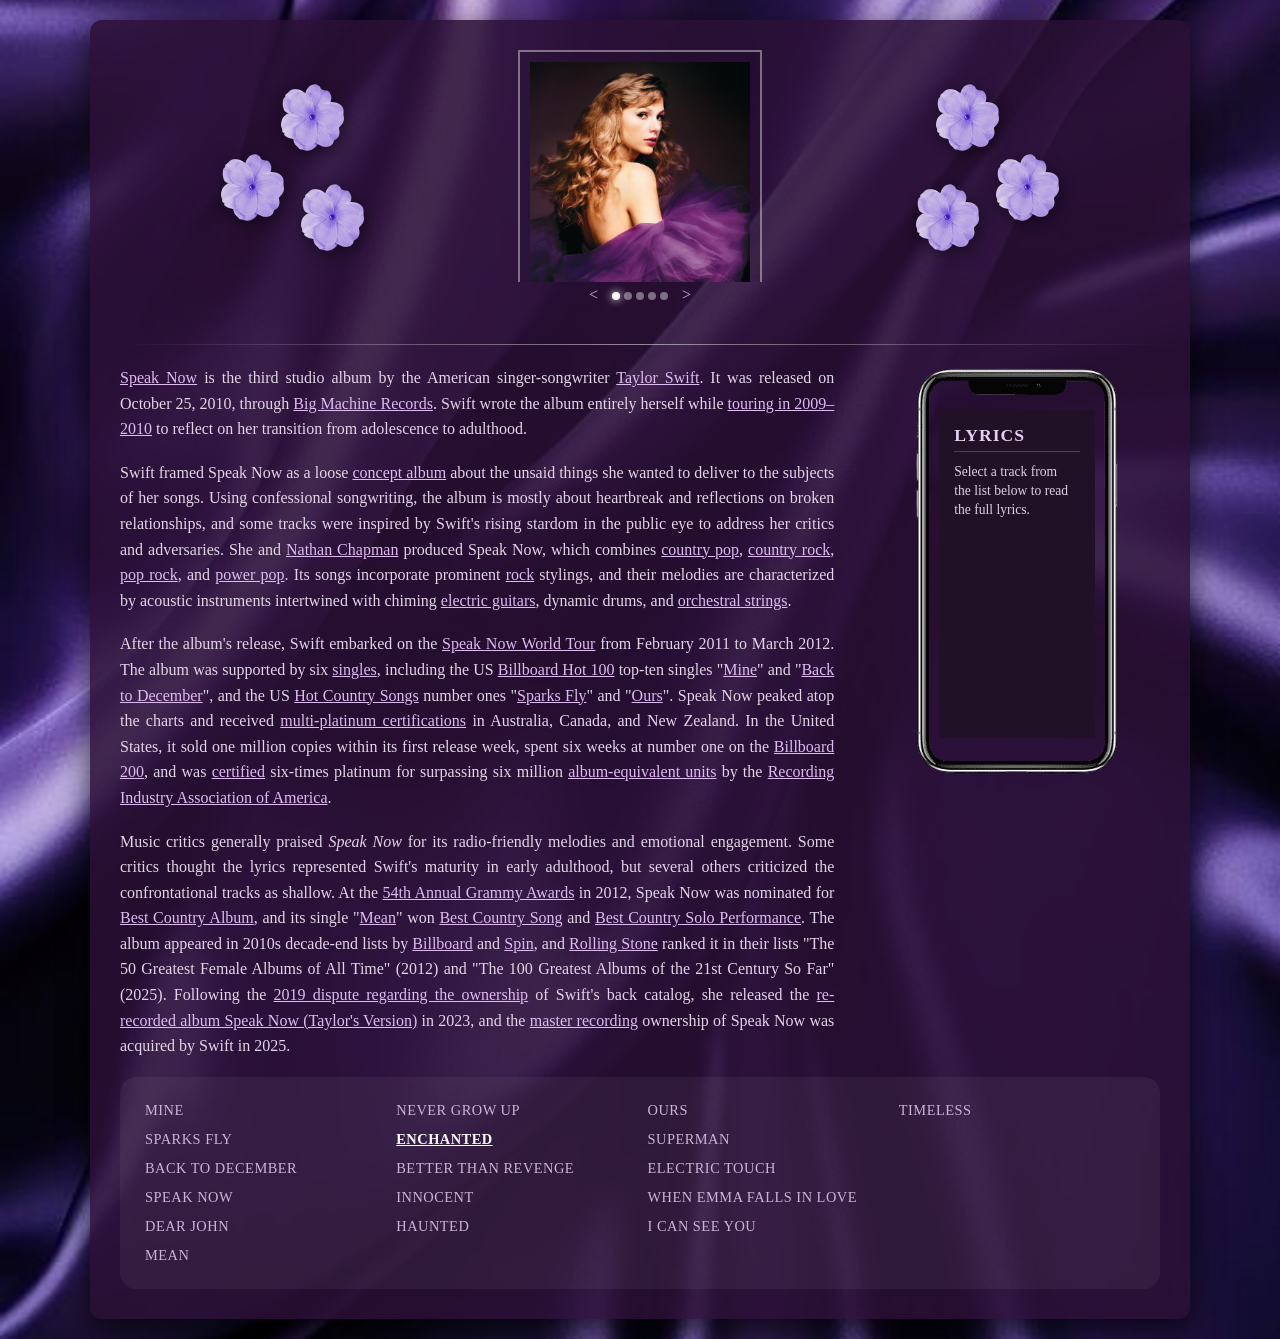
<file: speaknow.html>
<!DOCTYPE html>
<html lang="en">
<head>
    <meta charset="UTF-8">
    <meta name="viewport" content="width=device-width, initial-scale=1.0">
    <title>Speak Now Album Showcase</title>
    <link rel="stylesheet" href="css/style6.css">
</head>
<body>

    <div class="wrapper">
        <!-- HEADER / CAROUSEL SECTION -->
        <header class="album-header">
            <div class="carousel-container">
                <!-- Left Flower Overlays -->
                <img src="img/bunga.png" alt="Flower Decor" class="flower fl-left-1">
                <img src="img/bunga.png" alt="Flower Decor" class="flower fl-left-2">
                <img src="img/bunga.png" alt="Flower Decor" class="flower fl-left-3">

                <div class="image-frame">
                    <img id="album-display" src="img/SPEAKNOW.jpg" alt="Speak Now Album Cover" class="album-cover">
                </div>

                <!-- Right Flower Overlays -->
                <img src="img/bunga.png" alt="Flower Decor" class="flower fl-right-1">
                <img src="img/bunga.png" alt="Flower Decor" class="flower fl-right-2">
                <img src="img/bunga.png" alt="Flower Decor" class="flower fl-right-3">

                <!-- Carousel Controls -->
            <div class="carousel-controls">
            <a href="red.html"><span class="arrow" id="prev-btn">&lt;</span></a>
            
            <a href="red.html"><span class="dot active"></span></a>
            <a href="red.html"><span class="dot"></span></a>
            <a href="red.html"><span class="dot"></span></a>
            <a href="red.html"><span class="dot"></span></a>
            <a href="red.html"><span class="dot"></span></a>
            
            <a href="red.html"><span class="arrow" id="next-btn">&gt;</span></a>
        </div>
            </div>
        </header>

        <hr class="divider">

        <!-- MAIN LAYOUT CONTENT -->
        <main class="main-content">
            <!-- Left: Description Paragraphs -->
           <section class="article-section">
                <p>
                    <a href="#">Speak Now</a> is the third studio album by the American singer-songwriter <a href="#">Taylor Swift</a>. It was released on October 25, 2010, through <a href="#">Big Machine Records</a>. Swift wrote the album entirely herself while <a href="#">touring in 2009–2010</a> to reflect on her transition from adolescence to adulthood.
                </p>
                <p>
                    Swift framed Speak Now as a loose <a href="#">concept album</a> about the unsaid things she wanted to deliver to the subjects of her songs. Using confessional songwriting, the album is mostly about heartbreak and reflections on broken relationships, and some tracks were inspired by Swift's rising stardom in the public eye to address her critics and adversaries. She and <a href="#">Nathan Chapman</a> produced Speak Now, which combines <a href="#">country pop</a>, <a href="#">country rock</a>, <a href="#">pop rock</a>, and <a href="#">power pop</a>. Its songs incorporate prominent <a href="#">rock</a> stylings, and their melodies are characterized by acoustic instruments intertwined with chiming <a href="#">electric guitars</a>, dynamic drums, and <a href="#">orchestral strings</a>.
                </p>
                <p>
                    After the album's release, Swift embarked on the <a href="#">Speak Now World Tour</a> from February 2011 to March 2012. The album was supported by six <a href="#">singles</a>, including the US <a href="#">Billboard Hot 100</a> top-ten singles "<a href="#">Mine</a>" and "<a href="#">Back to December</a>", and the US <a href="#">Hot Country Songs</a> number ones "<a href="#">Sparks Fly</a>" and "<a href="#">Ours</a>". Speak Now peaked atop the charts and received <a href="#">multi-platinum certifications</a> in Australia, Canada, and New Zealand. In the United States, it sold one million copies within its first release week, spent six weeks at number one on the <a href="#">Billboard 200</a>, and was <a href="#">certified</a> six-times platinum for surpassing six million <a href="#">album-equivalent units</a> by the <a href="#">Recording Industry Association of America</a>.
                </p>
                <p>
                    Music critics generally praised <em>Speak Now</em> for its radio-friendly melodies and emotional engagement. Some critics thought the lyrics represented Swift's maturity in early adulthood, but several others criticized the confrontational tracks as shallow. At the <a href="#">54th Annual Grammy Awards</a> in 2012, Speak Now was nominated for <a href="#">Best Country Album</a>, and its single "<a href="#">Mean</a>" won <a href="#">Best Country Song</a> and <a href="#">Best Country Solo Performance</a>. The album appeared in 2010s decade-end lists by <a href="#">Billboard</a> and <a href="#">Spin</a>, and <a href="#">Rolling Stone</a> ranked it in their lists "The 50 Greatest Female Albums of All Time" (2012) and "The 100 Greatest Albums of the 21st Century So Far" (2025). Following the <a href="#">2019 dispute regarding the ownership</a> of Swift's back catalog, she released the <a href="#">re-recorded album Speak Now (Taylor's Version)</a> in 2023, and the <a href="#">master recording</a> ownership of Speak Now was acquired by Swift in 2025.
                </p>
            </section>

            <!-- Right: Interactive Smartphone Lyrics Box -->
            <section class="phone-section" id="mobile-view">
                <div class="smartphone-container">
                    <img src="img/mobile.png" alt="Phone Frame" class="phone-frame-img">
                    <div class="screen-content">
                        <h3 id="lyrics-title">LYRICS</h3>
                        <div class="lyrics-text-window" id="lyrics-window">
                            <p>Select a track from the list below to read the full lyrics.</p>
                        </div>
                    </div>
                </div>
            </section>
        </main>

        <!-- FOOTER: GRID OF TRACKLINKS -->
        <footer class="tracklist-footer">
            <div class="tracklist-grid">
                <div class="track-col">
                    <a href="#" class="track-link" data-track="mine">MINE</a>
                    <a href="#" class="track-link" data-track="sparks-fly">SPARKS FLY</a>
                    <a href="#" class="track-link" data-track="back-to-december">BACK TO DECEMBER</a>
                    <a href="#" class="track-link" data-track="speak-now">SPEAK NOW</a>
                    <a href="#" class="track-link" data-track="dear-john">DEAR JOHN</a>
                    <a href="#" class="track-link" data-track="mean">MEAN</a>
                </div>
                <div class="track-col">
                    <a href="#" class="track-link" data-track="never-grow-up">NEVER GROW UP</a>
                    <a href="#" class="track-link accent" data-track="enchanted">ENCHANTED</a>
                    <a href="#" class="track-link" data-track="better-than-revenge">BETTER THAN REVENGE</a>
                    <a href="#" class="track-link" data-track="innocent">INNOCENT</a>
                    <a href="#" class="track-link" data-track="haunted">HAUNTED</a>
                </div>
                <div class="track-col">
                    <a href="#" class="track-link" data-track="ours">OURS</a>
                    <a href="#" class="track-link" data-track="superman">SUPERMAN</a>
                    <a href="#" class="track-link" data-track="electric-touch">ELECTRIC TOUCH</a>
                    <a href="#" class="track-link" data-track="when-emma-falls-in-love">WHEN EMMA FALLS IN LOVE</a>
                    <a href="#" class="track-link" data-track="i-can-see-you">I CAN SEE YOU</a>
                </div>
                <div class="track-col">
                    <a href="#" class="track-link" data-track="timeless">TIMELESS</a>
                </div>
            </div>
        </footer>
    </div>

    <script src="js/scriptspeaknow.js"></script>
</body>
</html>
</file>
<file: css/style.css>
/* --- General Reset & Page Layout --- */
* {
    box-sizing: border-box;
    margin: 0;
    padding: 0;
}

body {
    background-color: #610c0c; 
    color: #ffffff;
    font-family: 'Georgia', serif;
    padding: 20px;
    display: flex;
    flex-direction: column;
    align-items: center;
    min-height: 100vh;
}

.container {
    width: 100%;
    max-width: 1000px;
    position: relative;
}

/* --- Header Section --- */
header {
    display: flex;
    flex-direction: column;
    align-items: center;
    width: 100%;
    margin-bottom: 20px;
}

.header-top {
    display: flex;
    justify-content: space-between;
    align-items: center;
    width: 100%;
    margin-bottom: 20px;
}

.music-notes {
    height: 95px;
    width: auto;
    object-fit: contain;
}

.wiki-title-box {
    display: flex;
    flex-direction: column;
    align-items: center;
    background-color: #9d7ba1; 
    border: 3px solid #ffffff;
    padding: 12px 55px;
    text-align: center;
    box-shadow: 0px 4px 10px rgba(0, 0, 0, 0.3);
    gap: 8px;
}

.wiki-text {
    font-family: 'Times New Roman', serif;
    font-size: 2.8rem;
    font-weight: bold;
    letter-spacing: 4px;
    text-transform: uppercase;
    color: #ffffff;
    line-height: 1;
}

.ts-signature {
    height: 65px;
    width: auto;
    object-fit: contain;
}

.search-bar-container {
    width: 100%;
    position: relative;
    display: flex;
    align-items: center;
    margin-bottom: 15px;
}

.search-bar {
    width: 100%;
    padding: 12px 40px 12px 20px;
    border-radius: 25px;
    border: none;
    background-color: #ffffff;
    font-size: 1rem;
}

.search-icon {
    position: absolute;
    right: 20px;
    width: 22px;
    height: 22px;
    cursor: pointer;
}

/* --- Navigation Tabs --- */
.nav-tabs {
    display: flex;
    justify-content: flex-end;
    width: 100%;
    border-bottom: 1px solid rgba(255, 255, 255, 0.4);
    padding-bottom: 5px;
    font-size: 0.8rem;
    text-transform: uppercase;
    gap: 15px;
}

.nav-tabs span {
    cursor: pointer;
    opacity: 0.8;
}

.nav-tabs span:hover {
    opacity: 1;
    text-decoration: underline;
}

/* --- Main Content Split Grid --- */
.main-wrapper {
    display: grid;
    grid-template-columns: 200px 1fr 300px;
    gap: 20px;
    margin-top: 20px;
    border-top: 1px solid rgba(255, 255, 255, 0.4);
    padding-top: 20px;
}

.left-sidebar {
    display: flex;
    flex-direction: column;
    gap: 10px;
}

.sidebar-btn {
    background: rgba(255,255,255,0.1);
    border: 1px solid rgba(255,255,255,0.3);
    color: white;
    padding: 10px;
    text-align: left;
    cursor: pointer;
    font-size: 0.9rem;
    display: flex;
    align-items: center;
    gap: 10px;
    text-transform: uppercase;
}

.sidebar-btn:hover {
    background: rgba(255,255,255,0.25);
}

.bio-title {
    font-family: 'Times New Roman', serif;
    font-size: 2rem;
    border-bottom: 1px solid rgba(255,255,255,0.3);
    padding-bottom: 5px;
    margin-bottom: 15px;
}

.biography-text {
    font-size: 0.95rem;
    line-height: 1.6;
    text-align: justify;
}

.biography-text a {
    color: #ff9e9e;
    text-decoration: underline;
    cursor: pointer;
}

.infobox {
    background-color: rgba(255, 255, 255, 0.1);
    border: 1px solid rgba(255, 255, 255, 0.2);
    border-radius: 8px;
    padding: 15px;
    font-size: 0.85rem;
}

.infobox-title {
    text-align: center;
    font-weight: bold;
    font-size: 1.1rem;
    margin-bottom: 10px;
}

.infobox-image {
    width: 100%;
    border-radius: 6px;
    margin-bottom: 15px;
}

.infobox-table {
    width: 100%;
    border-collapse: collapse;
}

.infobox-table td {
    padding: 6px 4px;
    vertical-align: top;
    border-bottom: 1px solid rgba(255, 255, 255, 0.1);
}

.infobox-label {
    font-weight: bold;
    width: 40%;
    color: #ddd;
}

/* --- Bottom Vinyl & Showcase Section --- */
.bottom-section {
    margin-top: 60px;
    position: relative;
    width: 100%;
    height: 700px;
    border-top: 2px dashed rgba(255, 255, 255, 0.3);
    padding-top: 30px;
}

.star-decoration {
    position: absolute;
    opacity: 0.8;
}
.s-top-left-1     { top: 20px;  left: 20px;  width: 35px; }
.s-top-left-2     { top: 55px;  left: 50px;  width: 25px; }
.s-bottom-left    { bottom: 40px; left: 30px; width: 45px; }
.s-top-right      { top: 30px;  right: 40px; width: 30px; }
.s-bottom-right-1 { bottom: 20px; right: 20px; width: 45px; }
.s-bottom-right-2 { bottom: 65px; right: 55px; width: 25px; }

.central-vinyl-wrapper {
    position: absolute;
    top: 50%;
    left: 50%;
    transform: translate(-50%, -50%);
    width: 240px;
    height: 240px;
    z-index: 2;
}

.vinyl-disc {
    width: 100%;
    height: 100%;
    animation: spin 15s linear infinite;
}

@keyframes spin {
    100% { transform: rotate(360deg); }
}

.album-card {
    position: absolute;
    width: 160px; 
    display: flex;
    flex-direction: column;
    align-items: center;
    background: rgba(0,0,0,0.4);
    padding: 10px;
    border-radius: 8px;
    box-shadow: 0px 4px 12px rgba(0,0,0,0.5);
}

.album-card a {
    width: 100%;
    display: block;
    transition: transform 0.2s ease;
}

.album-card a:hover {
    transform: scale(1.03); /* Slight zoom accent on image cover link hover */
}

.album-pic {
    width: 100%;
    height: 145px; 
    object-fit: cover;
    border-radius: 4px;
}

.music-player-bar {
    width: 100%;
    height: auto;
    max-height: 65px;
    object-fit: contain;
    margin-top: 8px;
}

.slider-controls {
    display: flex;
    align-items: center;
    gap: 6px;
    margin-top: 6px;
}

.dot {
    width: 7px;
    height: 7px;
    background: rgba(255,255,255,0.4);
    border-radius: 50%;
    cursor: pointer;
}

.dot.active {
    background: #ffffff;
    box-shadow: 0 0 5px #fff;
}

/* Position mapping configuration around central point */
.pos-folklore  { top: 20px;  left: 200px; }
.pos-reputation{ top: 10px;  left: 430px; }
.pos-fearless  { top: 30px;  left: 660px; }
.pos-lover     { top: 230px; left: 40px;  }
.pos-speaknow  { top: 240px; left: 800px; }
.pos-debut     { top: 460px; left: 170px; }
.pos-1989      { top: 480px; left: 420px; }
.pos-red       { top: 470px; left: 660px; }

/* Responsive adjustments */
@media (max-width: 900px) {
    .main-wrapper {
        grid-template-columns: 1fr;
    }
    .bottom-section {
        display: flex;
        flex-wrap: wrap;
        height: auto;
        gap: 25px;
        justify-content: center;
    }
    .album-card {
        position: static;
    }
    .central-vinyl-wrapper {
        display: none;
    }
}
</file>
<file: css/style8.css>
/* Core Structural Layout Styling */
body {
    background-color: #101e2d;
    font-family: "Georgia", serif;
    margin: 0;
    padding: 20px 0;
    display: flex;
    justify-content: center;
    align-items: center;
}

/* Master Box Wrapper from Screenshot Design */
.unified-interface-box {
    width: 90%;
    max-width: 1000px;
    background-color: #8faec4; /* Pastel sky blue background */
    border: 1px solid #1a2a3a;
    box-shadow: 0 12px 35px rgba(0,0,0,0.4);
    position: relative;
    padding: 30px;
    box-sizing: border-box;
    overflow: hidden;
}

/* Header & Album Setup */
.header-container {
    display: flex;
    justify-content: center;
    align-items: center;
    position: relative;
    height: 320px;
    margin-bottom: 15px;
}

.carousel-box {
    display: flex;
    flex-direction: column;
    align-items: center;
    position: relative;
    z-index: 5;
}

.album-border-wrapper {
    /* Only apply borders to the top, left, and right */
    border-top: 2px solid #dfd3bd;
    border-left: 2px solid #dfd3bd;
    border-right: 2px solid #dfd3bd;
    border-bottom: none; /* Explicitly removes the bottom border */
    
    padding: 12px;
    background: transparent;
}

.album-cover {
    width: 210px;
    height: 210px;
    object-fit: cover;
    display: block;
}

/* Absolute Floating Scatters for Birds */
.bird-scatter {
    position: absolute;
    /* Increased dimensions for a larger profile */
    width: 120px; 
    height: 85px; 
    
    background-image: url('/img/bird.png');
    background-size: contain;
    background-repeat: no-repeat;
    opacity: 0.85;
    z-index: 2;
}
/* Left Flying Flock Coordinates */
.scatter-l1 { left: 4%; top: 15px; transform: rotate(-10deg); }
.scatter-l2 { left: 16%; top: 90px; transform: rotate(5deg); }
.scatter-l3 { left: 6%; top: 155px; transform: rotate(-3deg); }

/* Right Flying Flock Coordinates */
.scatter-r1 { right: 4%; top: 25px; transform: rotate(15deg); }
.scatter-r2 { right: 18%; top: 80px; transform: rotate(-8deg); }
.scatter-r3 { right: 7%; top: 160px; transform: rotate(4deg); }

/* Clean Native Navigation Bar Dots & Arrows */
.carousel-indicators {
    display: flex;
    justify-content: center;
    align-items: center;
    gap: 8px;
    margin-top: 15px;
}

.carousel-indicators .dot {
    display: inline-block;
    width: 10px;
    height: 10px;
    background-color: rgba(255, 255, 255, 0.4);
    border-radius: 50%;
    text-decoration: none;
    transition: background-color 0.2s ease;
}

.carousel-indicators .dot.active {
    background-color: #ffffff;
}

.carousel-indicators .arrow {
    color: #ffffff;
    text-decoration: none;
    font-weight: bold;
    font-size: 16px;
    padding: 0 4px;
}

.section-divider {
    border: 0;
    height: 1px;
    background-color: #dfd3bd;
    margin: 20px 0;
}

/* Split Column Layout Grid */
.main-content {
    display: grid;
    grid-template-columns: 1fr 300px;
    gap: 40px;
    align-items: start;
}

.description-column p {
    color: #ffffff;
    font-size: 14px;
    line-height: 1.6;
    margin-bottom: 18px;
    text-align: justify;
}

/* Phone Layout Shell Frame */
.phone-wrapper {
    width: 280px;
    height: 520px;
    background-image: url('/img/mobile.png');
    background-size: contain;
    background-repeat: no-repeat;
    background-position: center;
    position: relative;
    margin: 0 auto;
}

/* Virtual Scroll Viewport Inside Frame */
.phone-screen {
    position: absolute;
    top: 70px;
    left: 50px;
    width: 170px;
    height: 362px;
    background-color: #8faec4;
    color: #ffffff;
    padding: 15px;
    box-sizing: border-box;
    overflow-y: scroll; /* Forces standard custom viewport functionality */
}

/* Webkit Scrollbar Customization for layout screenshot styling matches */
.phone-screen::-webkit-scrollbar {
    width: 14px;
}
.phone-screen::-webkit-scrollbar-track {
    background: #8faec4;
}
.phone-screen::-webkit-scrollbar-thumb {
    background: #8faec4;
    border-radius: 7px;
    border: 2px solid #8faec4;
}

.lyrics-header {
    font-size: 15px;
    letter-spacing: 1px;
    margin-top: 0;
    margin-bottom: 15px;
    border-bottom: 1px solid rgba(255,255,255,0.3);
    padding-bottom: 5px;
}

#lyrics-content p {
    font-size: 13px;
    line-height: 1.5;
    margin: 0;
}

/* Interactive Footer & Sand System Accent Layout */
.tracks-footer {
    margin-top: 40px;
    background-color: #dfc89d; /* Natural Beach Sand Base Color tint */
    background-image: url('/img/sand.png');
    background-repeat: repeat-x;
    background-position: bottom;
    border-radius: 20px;
    padding: 30px;
    position: relative;
}

.tracks-grid {
    display: grid;
    grid-template-columns: repeat(3, 1fr);
    gap: 15px 25px;
}

.track-link {
    color: #ffffff;
    font-size: 12px;
    font-weight: bold;
    cursor: pointer;
    transition: color 0.2s ease;
}

.track-link:hover, .track-link.accent {
    color: #101e2d; /* High contrast select dark blue tone */
}

/* 1. First, make sure the footer container allows absolute positioning */
.tracks-footer {
    position: relative;  /* This acts as the anchor point for the shell */
    overflow: visible;   /* CRITICAL: Prevents the footer from cutting the shell off */
    /* Keep your existing footer styles below this line */
}

/* 2. Configure the shell decoration */
.seashell-decorator {
    display: block;
    position: absolute;
    bottom: -50px;         /* Distance from the bottom of the footer */
    right: 15px;          /* Distance from the right edge of the footer */
    width: 150px;          /* Ensure it has a physical width */
    height: 150px;         /* Ensure it has a physical height */
    z-index: 10;          /* Forces it to sit on top of background colors */
    
    /* Image setup */
    background-image: url('/img/shells.png'); 
    background-size: contain;
    background-repeat: no-repeat;
    background-position: center;
    
   
}
</file>
<file: css/style5.css>
* {
    box-sizing: border-box;
    margin: 0;
    padding: 0;
}

body {
    background: url('/img/gold.png') no-repeat center center fixed;
    background-size: cover;
    font-family: 'Georgia', serif;
    color: #2b1d0c;
    line-height: 1.6;
    display: flex;
    justify-content: center;
    padding: 20px;
}

.wrapper {
    max-width: 1000px;
    width: 100%;
    background: rgba(255, 255, 255, 0.12);
    backdrop-filter: blur(3px);
    padding: 30px;
    border-radius: 8px;
}

/* Header & Album Slider */
.album-header {
    display: flex;
    justify-content: center;
    margin-bottom: 20px;
}

.carousel-container {
    text-align: center;
}

/* The 3-sided black border around the album art */
.image-frame {
    display: inline-block;
    border-top: 3px solid #000000;
    border-left: 3px solid #000000;
    border-right: 3px solid #000000;
    border-bottom: none;
    padding: 8px 12px 0 12px; /* Reduced from 12px 16px */
    background: transparent;
}

.album-cover {
    width: 200px;  /* Reduced from 260px */
    height: 200px; /* Reduced from 260px */
    object-fit: cover;
    box-shadow: 0 4px 12px rgba(0,0,0,0.25);
    display: block;
}

.carousel-controls {
    margin-top: 15px;
    display: flex;
    align-items: center;
    justify-content: center;
    gap: 10px;
    font-weight: bold;
    color: #000000;
}

.carousel-controls a {
    text-decoration: none;
    display: inline-flex;
    align-items: center;
}

.carousel-controls .arrow {
    cursor: pointer;
    user-select: none;
    font-size: 1.2rem;
    padding: 0 5px;
}

.carousel-controls .dot {
    width: 8px;
    height: 8px;
    background-color: #ffffff;
    border: 1px solid #725123;
    border-radius: 50%;
    display: inline-block;
    cursor: pointer;
    opacity: 0.5;
    transition: all 0.2s ease;
}

.carousel-controls .dot.active {
    opacity: 1;
    background-color: #000000;
    transform: scale(1.2);
}

.divider {
    border: none;
    border-top: 1px solid #4a3319;
    margin: 25px 0;
    opacity: 0.4;
}

/* Main Layout Structure */
.main-content {
    display: flex;
    gap: 40px;
    margin-bottom: 40px;
}

.article-section {
    flex: 1.8;
    font-size: 0.95rem;
    text-align: justify;
}

.article-section p {
    margin-bottom: 15px;
}

.article-section a {
    color: #3b240b;
    text-decoration: underline;
}

/* Smartphone Display Styling */
.phone-section {
    flex: 1;
    display: flex;
    justify-content: center;
    align-items: flex-start;
}

.smartphone-container {
    position: relative;
    width: 260px;
    height: auto;
}

.phone-frame-img {
    width: 100%;
    display: block;
}

.screen-content {
    position: absolute;
    top: 11%;
    left: 20%;
    width: 60%;
    height: 80%;
    background-color: #b98341; 
    padding: 15px;
    overflow: hidden;
    display: flex;
    flex-direction: column;
}

.screen-content h3 {
    font-size: 1.1rem;
    border-bottom: 1px solid rgba(0, 0, 0, 0.2);
    padding-bottom: 5px;
    margin-bottom: 10px;
    color: #000000;
    letter-spacing: 1px;
}

.lyrics-text-window {
    font-size: 0.85rem;
    line-height: 1.4;
    overflow-y: auto;
    flex-grow: 1;
    color: #000000;
    padding-right: 5px;
}

#lyrics-window {
    /* Keeps the scroll functionality active */
    overflow-y: auto; 
    
    /* Hides scrollbar for Firefox */
    scrollbar-width: none; 
    
    /* Hides scrollbar for Internet Explorer and Legacy Edge */
    -ms-overflow-style: none; 
}

/* Hides scrollbar for Chrome, Safari, and newer Opera/Edge browsers (WebKit) */
#lyrics-window::-webkit-scrollbar {
    display: none;
}


/* Bottom Tracklist Panel */
.tracklist-footer {
    background-color: #6d4b1f;
    border-radius: 20px;
    padding: 25px;
    box-shadow: inset 0 2px 8px rgba(0,0,0,0.3);
}

.tracklist-grid {
    display: grid;
    grid-template-columns: repeat(4, 1fr);
    gap: 15px;
}

.track-col {
    display: flex;
    flex-direction: column;
    gap: 10px;
}

.track-link {
    color: #1d0f02;
    text-decoration: none;
    font-size: 0.82rem;
    font-weight: bold;
    letter-spacing: 0.3px;
    transition: all 0.2s ease;
}

.track-link:hover, .track-link.active-track {
    color: #ffffff;
    text-decoration: underline;
}

/* Responsive Rules */
@media (max-width: 768px) {
    .main-content {
        flex-direction: column;
    }
    .tracklist-grid {
        grid-template-columns: repeat(2, 1fr);
    }
    body {
        padding: 10px;
    }
}
</file>
<file: css/style9.css>
/* Base Core Typography & Context Set */
* {
    box-sizing: border-box;
    margin: 0;
    padding: 0;
}

body {
    background-color: #1a1a1a;
    font-family: 'Georgia', serif;
    color: #cccccc;
    display: flex;
    justify-content: center;
    align-items: center;
    min-height: 100vh;
    padding: 20px;
}

/* Main Encapsulated Box Container Context */
.unified-interface-box {
    width: 100%;
    max-width: 1050px;
    background-color: #242424;
    border-radius: 12px;
    padding: 30px;
    box-shadow: 0 20px 40px rgba(0,0,0,0.5);
    overflow: hidden;
}

/* Header & Album Frame Carousel Controls */
.header-container {
    display: flex;
    justify-content: space-between;
    align-items: center;
    position: relative;
    min-height: 320px;
    padding: 10px 0;
}

.carousel-box {
    display: flex;
    flex-direction: column;
    align-items: center;
    margin: 0 auto;
    z-index: 5;
}

.album-border-wrapper {
    border-top: 3px solid #777777;
    border-left: 3px solid #777777;
    border-right: 3px solid #777777;
    border-bottom: none;
    padding: 15px;
    background: transparent;
    display: inline-block;
}

.album-cover {
    width: 210px;
    height: 210px;
    object-fit: cover;
    display: block;
}

/* Linear Accents flanking Carousel viewports */
.line-decorator-left, .line-decorator-right {
    position: absolute;
    top: 35%;
    width: 2px;
    height: 90px;
    background: linear-gradient(to bottom, transparent, #555, transparent);
}
.line-decorator-left { left: 25%; }
.line-decorator-right { right: 25%; }

/* Navigation Indicator Control Layout links */
.carousel-indicators {
    margin-top: 15px;
    display: flex;
    align-items: center;
    gap: 8px;
}

.carousel-indicators .arrow, .carousel-indicators .dot {
    text-decoration: none;
    color: #666;
    font-weight: bold;
    font-size: 16px;
    transition: color 0.2s ease;
}

.carousel-indicators .dot {
    width: 8px;
    height: 8px;
    background-color: #555;
    border-radius: 50%;
    display: inline-block;
}

.carousel-indicators .dot.active, .carousel-indicators .arrow:hover, .carousel-indicators .dot:hover {
    color: #fff;
    background-color: #fff;
}

/* --- 1. NEW TREE ZONE & LARGE TREE PLACEMENT --- */
.border-tree-zone {
    position: relative;
    width: 100%;
    margin: 10px 0 30px 0; /* Creates spatial breathing room above the main content */
}

.section-divider {
    border: 0;
    height: 1px;
    background: linear-gradient(to right, transparent, #555, transparent);
    margin: 0; /* Reset margin so it aligns exactly with tree bases */
    position: relative;
    z-index: 2;
}

.forest-trees {
    /* Made them significantly larger */
    width: 410px; 
    height: 300px; 
    background-image: url('/img/blacktree.png');
    background-size: contain;
    background-repeat: no-repeat;
    opacity: 0.50; /* Slightly increased opacity for better visibility */
    position: absolute;
    /* Aligns the bottom of the tree image right on top of the divider line */
    bottom: 0px; 
    z-index: 4;
}

.left-trees { 
    left: -10px; 
    background-position: left bottom; 
}

.right-trees { 
    right: -10px; 
    background-position: right bottom; 
}


/* --- 2. TEXT & PHONE COLUMN ADJUSTMENTS --- */
.main-content {
    display: grid;
    /* Changed to 1.3fr 1fr to give the narrative column slightly more room */
    grid-template-columns: 1.3fr 1fr; 
    gap: 50px; /* Increased spacing gap between text and phone */
    align-items: center; /* Vertically centers the phone relative to the text block */
    position: relative;
    z-index: 5;
}

.description-column p {
    font-size: 14.5px; /* Marginally scaled up for easier reading against dark UI */
    line-height: 1.8;
    margin-bottom: 22px;
    text-align: justify;
    color: #b5b5b5;
}

.description-column p:last-child {
    margin-bottom: 0;
}

.phone-column {
    display: flex;
    justify-content: center;
    align-items: center;
}

/* --- ENLARGED DEVICE INTERFACE ENGINE --- */
.phone-wrapper {
    position: relative;
    /* Increased from 270px width / 530px height */
    width: 320px;     
    height: 630px;    
    margin: 0 auto; 
}

.phone-hardware {
    width: 100%;
    height: 100%;
    object-fit: contain;
    position: absolute;
    top: 0;
    left: 0;
    z-index: 2;
    pointer-events: none;
}

.phone-screen {
    position: absolute;
    /* Recalculated positioning anchors to fit perfectly inside the larger phone frame */
    top: 74px;
    left: 50px;
    width: 230px;     /* Expanded viewport width */
    height: 450px;    /* Expanded viewport height */
    background-color: #242424;
    border-radius: 4px;
    padding: 25px 20px;
    overflow-y: auto;
    z-index: 1;
    color: #dddddd;
}

/* Customized Inner Content Scrollbar engine rules */
.phone-screen::-webkit-scrollbar {
    width: 4px;
}
.phone-screen::-webkit-scrollbar-thumb {
    background-color: #3a3a3a;
    border-radius: 4px;
}

.lyrics-header {
    font-size: 13px;
    letter-spacing: 2px;
    color: #888888;
    margin-bottom: 15px;
    text-transform: uppercase;
    border-bottom: 1px solid #333;
    padding-bottom: 5px;
}

#lyrics-content p {
    font-size: 13px;
    line-height: 1.6;
    font-style: italic;
}

/* Footer Section Grid & Fog Integration Layer styling */
.tracks-footer {
    margin-top: 40px;
    background-color: #1e1e1e;
    border-radius: 8px;
    padding: 35px 25px 60px 25px; /* Deep bottom padding to accommodate fog overlapping layout overlay safely */
    position: relative;
    overflow: hidden;
}

.tracks-grid {
    display: grid;
    grid-template-columns: repeat(3, 1fr);
    gap: 20px;
    position: relative;
    z-index: 5;
}

.track-link {
    font-size: 12px;
    letter-spacing: 1px;
    color: #8aa49e; /* Muted slate teal characteristic color node palette definition */
    cursor: pointer;
    transition: all 0.2s ease;
}

.track-link:hover, .track-link.accent {
    color: #ffffff;
    text-shadow: 0 0 8px rgba(255,255,255,0.4);
}

/* Base Decoration Overlay: Grounded Fog Blend Vector Layout elements */
.fog-decorator {
    display: block;
    position: absolute;
    bottom: 0;
    left: 0;
    width: 100%;
    height: 70px;
    background-image: url('/img/blackgrass.png');
    background-size: cover;
    background-repeat: no-repeat;
    background-position: center bottom;
    z-index: 3;
    pointer-events: none; /* Allows user to click links underneath overlay seamlessly */
    opacity: 0.5;
}

/* Clean Dynamic Responsive breakpoint architecture styling controls mapping definitions */
@media(max-width: 768px) {
    .main-content {
        grid-template-columns: 1fr;
    }
    .tracks-grid {
        grid-template-columns: repeat(2, 1fr);
    }
    .forest-trees {
        display: none;
    }
}
</file>
<file: css/style7.css>
/* Background Setup */
body {
    background-color: #310D02; /* Warm backdrop surrounding unified box */
    color: #D3C2A3;
    font-family: 'Georgia', serif;
    margin: 0;
    padding: 30px 15px;
    box-sizing: border-box;
    display: flex;
    justify-content: center;
}

/* The Single Unified Container Box */
.unified-interface-box {
    background-color: #4A1504; /* Deep mahogany red panel fill */
    border: 1px solid #5D1F0E;
    border-radius: 24px;
    padding: 35px;
    width: 100%;
    max-width: 1150px;
    box-shadow: 0 12px 40px rgba(0, 0, 0, 0.5);
    position: relative;
    overflow: hidden;
}

/* Header Container Structure */
.header-container {
    display: flex;
    justify-content: center;
    align-items: center;
    width: 100%;
    position: relative;
    height: 220px;
}

/* Individual Floating/Scattered Lips Configuration */
.kiss-scatter {
    position: absolute;
    
    /* INCREASING SIZE: Adjusted from 55x40 to 90x65 to make them noticeably bigger */
    width: 100px;
    height: 75px;
    
    /* UPDATED: Path updated to cium.png with web-standard forward slashes */
    background-image: url('/img/cium.png'); 
    background-size: contain;
    background-repeat: no-repeat;
    opacity: 0.85;
    display: block;
    z-index: 1;
}

/* Feel free to tweak these percentages to space them out perfectly! */
.scatter-l1 { left: 2%; top: 15px; transform: rotate(-15deg); }
.scatter-l2 { left: 14%; top: 100px; transform: rotate(12deg); }
.scatter-l3 { left: 6%; top: 145px; transform: rotate(-5deg); }

.scatter-r1 { right: 3%; top: 30px; transform: rotate(20deg); }
.scatter-r2 { right: 13%; top: 85px; transform: rotate(-18deg); }
.scatter-r3 { right: 5%; top: 150px; transform: rotate(8deg); }

.carousel-box {
    display: flex;
    flex-direction: column;
    align-items: center;
    position: relative;
    width: 250px;
    z-index: 2;
}

/* Targets specifically the top, left, and right borders around the album picture container */
.album-border-wrapper {
    border-top: 2px solid #D3C2A3;
    border-left: 2px solid #D3C2A3;
    border-right: 2px solid #D3C2A3;
    border-bottom: none; 
    padding: 16px 16px 0 16px;
    display: inline-block;
}

.album-cover {
    width: 170px;
    height: 170px;
    object-fit: cover;
    display: block;
}

/* Vertical Separator Accents */
.line-decorator-left, .line-decorator-right {
    position: absolute;
    top: 15%;
    width: 2px;
    height: 130px;
    background: linear-gradient(to bottom, transparent, #D3C2A3, transparent);
}
.line-decorator-left { left: -45px; }
.line-decorator-right { right: -45px; }

/* Container layout adjustment */
.carousel-indicators {
    display: flex;
    justify-content: center;
    align-items: center;
    gap: 8px; /* Spaces out your arrows and dots perfectly */
}

/* Strip default anchor link styling and design the dots */
.carousel-indicators .dot {
    display: inline-block;
    width: 10px;
    height: 10px;
    background-color: rgba(255, 255, 255, 0.4); /* Subtle unselected white */
    border-radius: 50%;
    text-decoration: none; /* Removes the underline */
    transition: background-color 0.2s ease;
}

/* The current active page dot */
.carousel-indicators .dot.active {
    background-color: #FFFFFF; /* Bright solid white */
}

/* Hover effect for the dots */
.carousel-indicators .dot:hover {
    background-color: rgba(255, 255, 255, 0.8);
}

/* Arrow styling */
.carousel-indicators .arrow {
    color: #FFFFFF;
    text-decoration: none; /* Removes the blue link underline */
    font-weight: bold;
    padding: 0 5px;
    font-size: 16px;
}

.section-divider {
    border: 0;
    height: 1px;
    background: linear-gradient(to right, transparent, #D3C2A3, transparent);
    margin: 25px 0;
}

/* Main Content Column Configurations */
.main-content {
    display: flex;
    gap: 40px;
}

.description-column {
    flex: 2;
    font-size: 0.95rem;
    line-height: 1.7;
    text-align: justify;
}

.description-column p {
    margin-bottom: 20px;
}

.phone-column {
    flex: 1;
    display: flex;
    justify-content: center;
}

.phone-wrapper {
    width: 280px;
    height: 520px;
    /* FIXED: Changed backslashes to forward slashes */
    background-image: url('img/mobile.png');
    background-size: contain;
    background-repeat: no-repeat;
    background-position: center;
    position: relative;
}
.phone-screen {
    position: absolute;
    top: 70px;
    left: 50px;
    width: 180px;
    height: 370px;
    background-color: #4A1504;
    color: #FFFFFF;
    padding: 15px;
    box-sizing: border-box;
    overflow-y: auto;
    scrollbar-width: none; 
    -ms-overflow-style: none;  
}

.phone-screen::-webkit-scrollbar {
    display: none;
}

.lyrics-header {
    font-family: Arial, sans-serif;
    letter-spacing: 2px;
    font-size: 1.1rem;
    margin-top: 0;
    border-bottom: 1px solid #3d140b;
    padding-bottom: 5px;
}

/* Tracklist Tray Segment */
.tracks-footer {
    margin-top: 35px;
    background-color: #2D0A01; 
    border: 1px solid #411306;
    border-radius: 16px;
    padding: 25px;
}

.tracks-grid {
    display: grid;
    grid-template-columns: repeat(5, 1fr);
    gap: 18px 22px;
}

.track-link {
    color: #B19B81;
    font-size: 0.82rem;
    font-weight: bold;
    cursor: pointer;
    transition: color 0.2s;
}

.track-link:hover, .track-link.accent {
    color: #FFFFFF;
}
</file>
<file: css/style2.css>
/* Base Canvas Setup */
* {
    box-sizing: border-box;
    margin: 0;
    padding: 0;
}

body {
    background-color: #363333;
    color: #ffffff;
    font-family: 'Times New Roman', Times, serif;
    margin: 0;
    padding: 40px 20px;
    display: flex;
    justify-content: center;
}

.container {
    max-width: 1050px;
    width: 100%;
}

/* Central Framing Canvas Card Box Behind Content */
.main-card-box {
    background-color: #050505;
    border: 1px solid #141414;
    border-radius: 24px;
    padding: 45px;
    box-shadow: 0 12px 50px rgba(0, 0, 0, 0.95);
}

/* Header Sections Configuration */
.header {
    display: flex;
    justify-content: space-between;
    align-items: flex-start;
    position: relative;
    margin-bottom: 45px;
    min-height: 250px;
}

.side-decor {
    flex: 1;
}

.left-decor {
    display: flex;
    justify-content: flex-start;
    margin-left: -45px; 
    align-items: center;
}

/* Makes the breaking news image smaller and slightly tilted */
.left-decor img {
    width: 220px;                /* Reduced size from 275px to make it smaller */
    max-width: none;
    height: auto;
    display: block;
    transform: rotate(-6deg);    /* Tilts it slightly to the left */
    transform-origin: center;
}

/* Album Box 3-Sided Border Execution */
.album-section {
    display: flex;
    flex-direction: column;
    align-items: center;
    margin-top: 5px;
}

.album-frame {
    border-top: 2px solid #ffffff;   /* Above Line */
    border-left: 2px solid #ffffff;  /* Left Line */
    border-right: 2px solid #ffffff; /* Right Line */
    border-bottom: none;             /* Keeps open on bottom side */
    padding: 16px 16px 0 16px;
}

.album-picture {
    width: 195px;
    display: block;
    height: auto;
}

/* Carousel indicator linking navigation fixes */
.carousel-nav-link {
    text-decoration: none;
    display: inline-block;
    margin-top: 15px;
    transition: opacity 0.2s ease-in-out;
}

.carousel-nav-link:hover {
    opacity: 0.7;
}

.carousel-indicators {
    font-family: 'Courier New', Courier, monospace;
    font-size: 16px;
    font-weight: bold;
    color: #ffffff;
    letter-spacing: 3px;
}

/* Layered Multi-Hearts Collage Layout rules */
.right-decor {
    display: flex;
    justify-content: flex-end;
}

.hearts-collage {
    position: relative;
    width: 230px;
    height: 230px;
}

.love-paper {
    position: absolute;
    height: auto;
}

/* Scaling up the individual stacked heart nodes */
.heart-1 { width: 130px; top: 0; right: 15px; transform: rotate(-5deg); z-index: 3; }
.heart-2 { width: 100px; top: 65px; left: 5px; transform: rotate(15deg); z-index: 2; }
.heart-3 { width: 90px; bottom: 5px; right: 30px; transform: rotate(-12deg); z-index: 1; }

/* Structural Content Balance Splits */
.content-wrapper {
    display: flex;
    gap: 40px;
    margin-bottom: 45px;
}

.biography {
    flex: 1.5;
    font-size: 0.98rem;
    line-height: 1.6;
    text-align: justify;
    color: #cccccc;
}

.biography p { margin-bottom: 18px; }
.u { text-decoration: underline; text-underline-offset: 3px; }

/* Phone Section Screen Geometry Alignment with img/mobile.png */
.phone-section {
    flex: 1.2;
    display: flex;
    justify-content: center;
    align-items: flex-start;
}

.phone-container {
    position: relative;
    width: 320px; /* Physically larger footprint framework scale */
    margin: 0 auto;
}

.phone-image { 
    width: 100%; 
    display: block; 
    height: auto;
    pointer-events: none;
}

/* Precise containment layout to align text perfectly inside the screen of img/mobile.png */
.lyrics-screen {
    position: absolute;
    top: 6%;           /* Adjusted down slightly to sit nicely below the upper bezel curve */
    left: 15%;          /* Centers the screen within the phone's hardware bezels */
    width: 60%;        /* Matches the visual width of the screen display glass */
    height: 80%;       /* Prevents the black background box from overlapping the bottom borders */
    background: #000000;
    
    /* Adds safe interior space so the lyrics don't hit the screen edges */
    padding: 30px 20px 20px 20px; 
    
    overflow-y: auto;    /* Keeps vertical scroll functionality alive */
    border-radius: 36px; /* Curves the container to sit flawlessly within the display's inner corners */
    box-sizing: border-box;
    
    /* Hides visible browser scrollbars completely */
    scrollbar-width: none;       /* Firefox */
    -ms-overflow-style: none;    /* IE and Edge */
}

/* Hides scrollbars for Chrome, Safari, and newer Opera/Edge engines */
.lyrics-screen::-webkit-scrollbar {
    display: none;
}

/* Fixed sizing preventing text lines from touching or clipping the glass edge */
#lyrics-content {
    font-family: Arial, sans-serif;
    font-size: 0.8rem;
    white-space: pre-line;
    line-height: 1.55;
    color: #eeeeee;
    padding-right: 10px; /* Added slight buffer to protect right edge alignment */
    box-sizing: border-box;
}

/* Bottom Grid Track Container */
.tracklist-box {
    background-color: #f2f2f2;
    color: #000000;
    border-radius: 20px;
    padding: 35px 40px;
}

.tracklist-grid {
    display: grid;
    grid-template-columns: repeat(3, 1fr);
    gap: 18px 35px;
    font-weight: bold;
    font-size: 0.8rem;
}

.song { cursor: pointer; transition: color 0.15s ease-in-out; }
.song:hover { color: #666666; }
.song.active { font-style: italic; text-decoration: underline; }
</file>
<file: css/style6.css>
/* Base Layout Configurations */
* {
    box-sizing: border-box;
    margin: 0;
    padding: 0;
}

body {
    background: url('/img/fabric.jpg') no-repeat center center fixed;
    background-size: cover;
    font-family: 'Georgia', serif;
    color: #f5f5f5;
    display: flex;
    justify-content: center;
    padding: 20px 0;
}

.wrapper {
    width: 90%;
    max-width: 1100px;
    background: rgba(43, 16, 54, 0.85); /* Deep royal dark purple backing */
    border-radius: 12px;
    padding: 30px;
    box-shadow: 0 10px 30px rgba(0, 0, 0, 0.7);
}

/* Header & Image Layout */
.album-header {
    width: 100%;
    display: flex;
    justify-content: center;
    position: relative;
    padding-bottom: 20px;
}

.carousel-container {
    position: relative;
    width: 100%;
    max-width: 650px;
    text-align: center;
}

/* Modified Image Frame: Borders on top, left, and right only */
.image-frame {
    display: inline-block;
    border-top: 2px solid rgba(255, 255, 255, 0.4);
    border-left: 2px solid rgba(255, 255, 255, 0.4);
    border-right: 2px solid rgba(255, 255, 255, 0.4);
    border-bottom: none; /* Removes the bottom border line */
    padding: 10px 10px 0 10px; /* Padding on top and sides, none at the bottom */
    background: rgba(0, 0, 0, 0.1);
}

/* Reduced Album Picture Size */
.album-cover {
    width: 220px;  /* Decreased from 280px to make it smaller */
    height: 220px; /* Keeps it a perfect square */
    object-fit: cover;
    display: block;
}

/* Decorative Flower Overlays */
.flower {
    position: absolute;
    width: 75px;
    height: auto;
    opacity: 0.9;
    filter: drop-shadow(2px 4px 8px rgba(0,0,0,0.5));
}

/* Matching placement patterns from Screenshot 2026-06-22 210341.png */
.fl-left-1 { top: 100px; left: -100px; }
.fl-left-2 { top: 30px; left: -40px; }
.fl-left-3 { top: 130px; left: -20px; }

.fl-right-1 { top: 30px; right: -40px; }
.fl-right-2 { top: 100px; right: -100px; }
.fl-right-3 { top: 130px; right: -20px; }

/* Keeps the arrows looking clean and clickable without default link styling */
.carousel-controls a {
    text-decoration: none;
    display: inline-flex;
    align-items: center;
}

.arrow {
    cursor: pointer;
    padding: 0 10px;
    color: #d1b3e0; /* Restores the original light purple color */
    transition: color 0.2s ease;
}

.arrow:hover {
    color: #ffffff; /* Brightens to white when hovered over */
}

.dot {
    width: 8px;
    height: 8px;
    background-color: rgba(255, 255, 255, 0.4);
    border-radius: 50%;
    display: inline-block;
}

.dot.active {
    background-color: #ffffff;
    box-shadow: 0 0 8px #fff;
}

.divider {
    border: 0;
    height: 1px;
    background: linear-gradient(to right, transparent, rgba(255,255,255,0.5), transparent);
    margin: 20px 0;
}

/* Keeps the main layout perfectly proportional with the full text length */
.main-content {
    display: flex;
    gap: 40px;
    align-items: flex-start; /* Prevents the phone frame from stretching vertically */
}
.article-section {
    flex: 2.5; /* Gives the text columns slightly more breathing room */
}

.article-section p {
    font-size: 1rem;
    line-height: 1.6;
    margin-bottom: 18px;
    text-align: justify;
    color: #e2d5e7;
}

.article-section a {
    color: #dfbbf2;
    text-decoration: underline;
}

/* Smartphone Display Styling */
.phone-section {
    flex: 1;
    display: flex;
    justify-content: center;
    align-items: flex-start;
}

.smartphone-container {
    position: relative;
    width: 260px;
    height: auto;
}

.phone-frame-img {
    width: 100%;
    display: block;
}

.screen-content {
    position: absolute;
    top: 11%;
    left: 20%;
    width: 60%;
    height: 80%;
    background-color: #211126; /* Dark purple screen view */
    padding: 15px;
    overflow: hidden;
    display: flex;
    flex-direction: column;
}

.screen-content h3 {
    font-size: 1.1rem;
    border-bottom: 1px solid rgba(255,255,255,0.2);
    padding-bottom: 5px;
    margin-bottom: 10px;
    color: #e5cef2;
    letter-spacing: 1px;
}

.lyrics-text-window {
    font-size: 0.85rem;
    line-height: 1.4;
    overflow-y: auto;
    flex-grow: 1;
    color: #dcd1e0;
    padding-right: 5px;
}

/* Footer Track Columns */
.tracklist-footer {
    background: rgba(255, 255, 255, 0.05);
    border-radius: 16px;
    padding: 25px;
}

.tracklist-grid {
    display: grid;
    grid-template-columns: repeat(4, 11fr);
    gap: 15px;
}

.track-col {
    display: flex;
    flex-direction: column;
    gap: 12px;
}

.track-link {
    color: #cbb4d6;
    text-decoration: none;
    font-size: 0.9rem;
    letter-spacing: 0.5px;
    transition: color 0.2s ease;
}

.track-link:hover {
    color: #ffffff;
}

.track-link.accent {
    text-decoration: underline;
    font-weight: bold;
    color: #fff;
}

/* Scrollbar Customization for Phone Screen */
.lyrics-text-window::-webkit-scrollbar {
    width: 4px;
}
.lyrics-text-window::-webkit-scrollbar-thumb {
    background: rgba(255, 255, 255, 0.2);
    border-radius: 4px;
}
</file>
